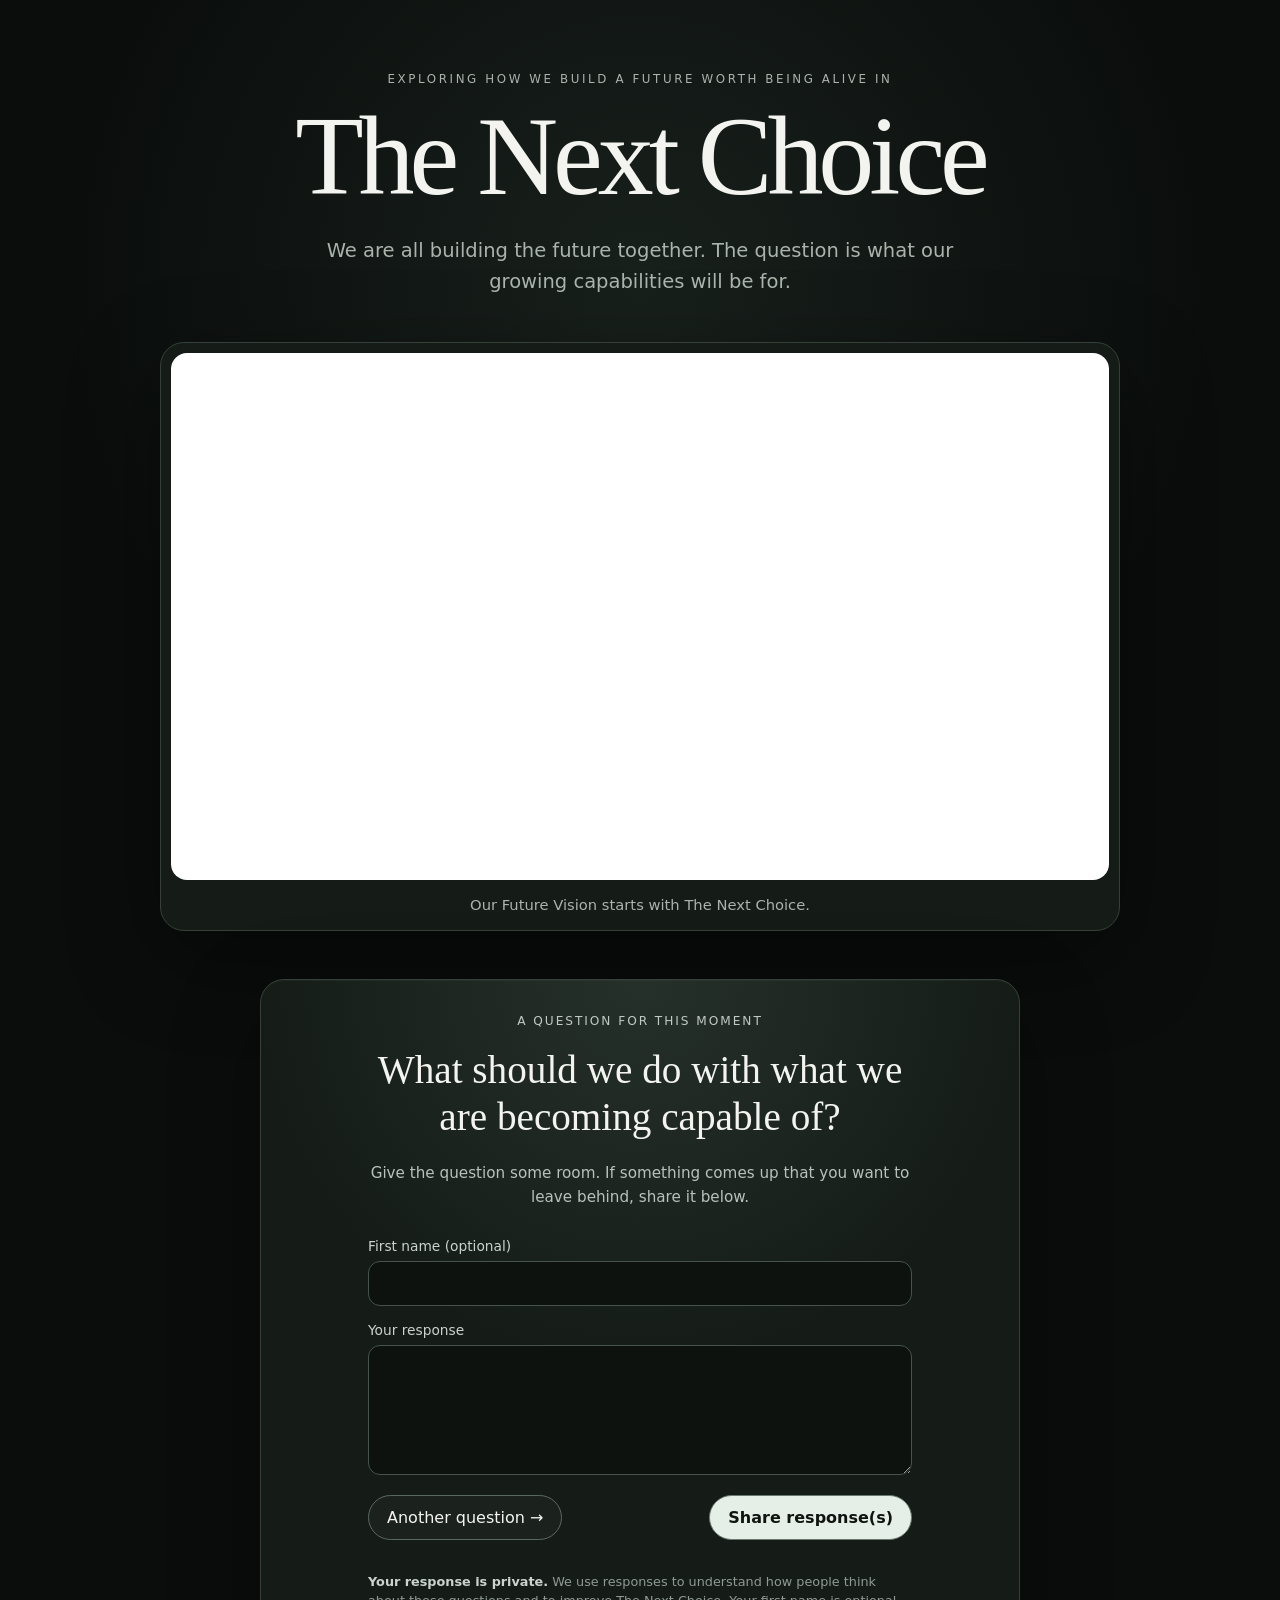
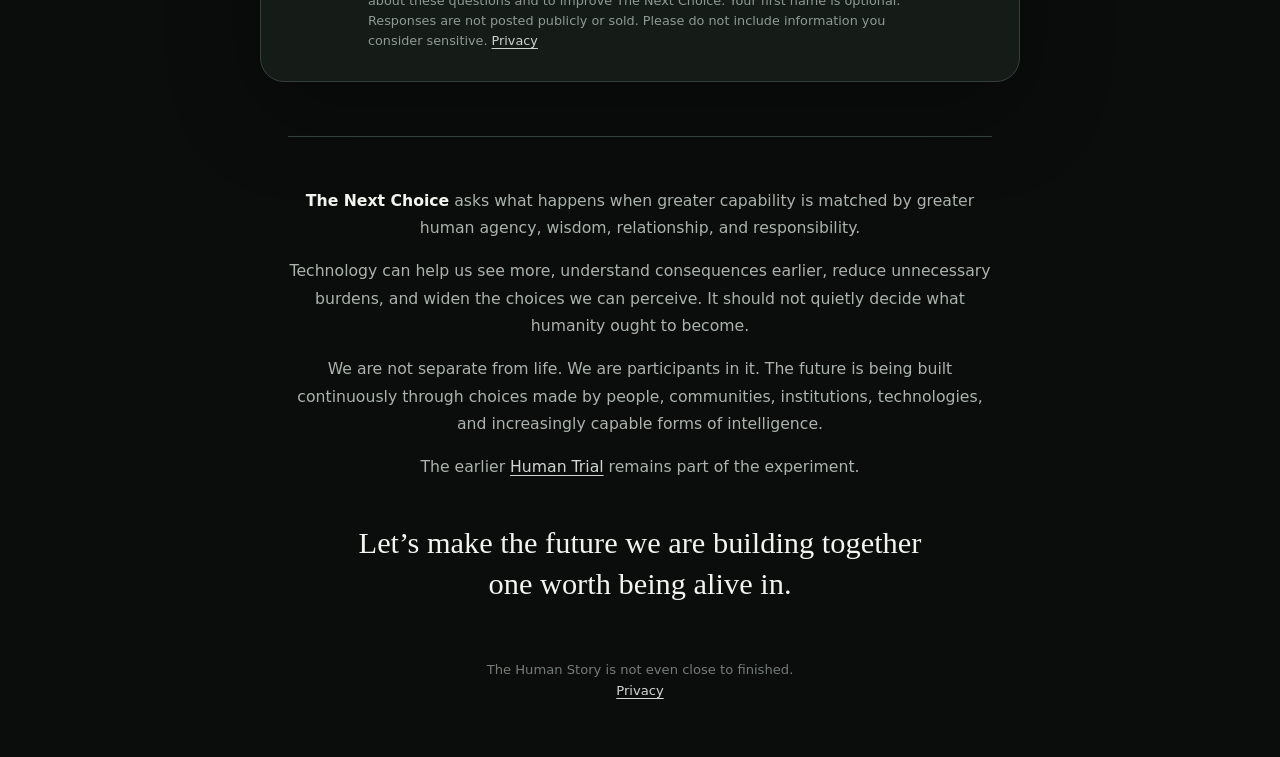
<file: index.html>
<!doctype html>
<html lang="en">
<head>
  <meta charset="utf-8" />
  <meta name="viewport" content="width=device-width, initial-scale=1" />
  <title>The Next Choice</title>
  <meta name="description" content="We are all building the future together. Our Future Vision starts with The Next Choice." />
  <meta property="og:title" content="The Next Choice" />
  <meta property="og:description" content="We are all building the future together. Our Future Vision starts with The Next Choice." />
  <meta property="og:type" content="website" />
  <style>
    :root{color-scheme:dark;--bg:#0a0d0c;--panel:#151c18;--text:#f3f4ef;--muted:#aab3ac;--line:#344039;--accent:#d9e7d8}
    *{box-sizing:border-box}body{margin:0;min-height:100vh;font-family:Inter,ui-sans-serif,system-ui,-apple-system,BlinkMacSystemFont,"Segoe UI",sans-serif;background:radial-gradient(circle at 50% 12%,rgba(111,150,126,.14),transparent 36rem),var(--bg);color:var(--text)}main{width:min(960px,calc(100% - 40px));margin:0 auto;padding:72px 0 56px;text-align:center}.eyebrow{margin:0 0 18px;font-size:.74rem;letter-spacing:.22em;text-transform:uppercase;color:var(--muted)}h1{margin:0;font-family:Georgia,"Times New Roman",serif;font-size:clamp(3.2rem,10vw,7rem);line-height:.94;font-weight:500;letter-spacing:-.045em}.tagline{margin:26px auto 0;max-width:42rem;color:var(--muted);font-size:clamp(1rem,2.5vw,1.22rem);line-height:1.6}.film{margin:44px auto 0;padding:10px;background:var(--panel);border:1px solid var(--line);border-radius:24px;box-shadow:0 28px 90px rgba(0,0,0,.36)}.video-wrap{position:relative;width:100%;aspect-ratio:16/9;overflow:hidden;border-radius:16px;background:#000}.video-wrap iframe{position:absolute;inset:0;width:100%;height:100%;border:0}.film-caption{margin:14px 10px 4px;color:var(--muted);font-size:.92rem;line-height:1.5}.experiment{margin:48px auto 0;max-width:760px;padding:34px 30px 30px;background:radial-gradient(circle at 50% 0%,rgba(161,196,173,.12),transparent 24rem),var(--panel);border:1px solid var(--line);border-radius:24px;box-shadow:0 28px 90px rgba(0,0,0,.30),inset 0 1px 0 rgba(255,255,255,.035)}.experiment-label{margin:0 0 18px;color:#c0cac3;font-size:.76rem;letter-spacing:.16em;text-transform:uppercase}.question{margin:0 auto;max-width:36rem;font-family:Georgia,"Times New Roman",serif;font-size:clamp(1.65rem,4vw,2.45rem);line-height:1.2;font-weight:400;transition:opacity .18s ease,transform .18s ease}.question.changing{opacity:0;transform:translateY(4px)}.prompt{margin:22px auto 0;max-width:34rem;color:#b8c2bb;font-size:.95rem;line-height:1.55}.response-form{margin:28px auto 0;max-width:34rem;text-align:left;display:grid;gap:16px}.response-form label{display:block;margin:0 0 7px;color:#cbd3ce;font-size:.86rem}.response-form input,.response-form textarea{width:100%;border:1px solid #46534c;background:#0d120f;color:var(--text);border-radius:12px;padding:12px 13px;font:inherit}.response-form textarea{min-height:130px;resize:vertical;line-height:1.5}.response-form input:focus,.response-form textarea:focus{outline:2px solid var(--accent);outline-offset:2px}.response-actions{display:flex;align-items:center;justify-content:space-between;gap:12px;flex-wrap:wrap}.next-question,.submit-response{appearance:none;border-radius:999px;padding:12px 18px;font:inherit;cursor:pointer;transition:transform .15s ease,background .15s ease}.next-question{border:1px solid #5a695f;background:rgba(255,255,255,.025);color:var(--text)}.next-question:hover{background:#1c2520;transform:translateY(-1px)}.next-question:focus-visible,.submit-response:focus-visible{outline:2px solid var(--accent);outline-offset:4px}.submit-response{border:1px solid #69796e;background:#e6eee8;color:#101411;font-weight:650}.submit-response:hover{transform:translateY(-1px)}.submit-response:disabled,.next-question:disabled{opacity:.6;cursor:wait}.status{flex-basis:100%;margin:2px 0 0;color:#b8c2bb;font-size:.9rem}.privacy-note{margin:2px 0 0;color:#8f9a93;font-size:.8rem;line-height:1.55}.privacy-note strong{color:#cbd3ce}.privacy-note a{color:#cbd3ce;text-underline-offset:3px}.honeypot{position:absolute!important;left:-10000px!important;width:1px!important;height:1px!important;overflow:hidden!important}.about{margin:54px auto 0;max-width:44rem;padding-top:34px;border-top:1px solid var(--line);color:var(--muted);font-size:.98rem;line-height:1.75}.about strong{color:var(--text);font-weight:560}.human-trial,.footer-link{color:#d1d8d3;text-decoration:underline;text-underline-offset:3px}.closing{margin:42px auto 0;max-width:38rem;font-family:Georgia,"Times New Roman",serif;font-size:clamp(1.35rem,3vw,1.9rem);line-height:1.35}footer{margin-top:54px;color:#747d77;font-size:.82rem;line-height:1.6}@media(max-width:620px){main{width:min(100% - 24px,960px);padding-top:44px}.film{padding:6px;border-radius:18px}.video-wrap{border-radius:12px}.experiment{padding:28px 20px 24px;border-radius:20px}.response-actions{gap:10px}.next-question,.submit-response{padding:11px 14px;font-size:.94rem}}@media(prefers-reduced-motion:reduce){*,*::before,*::after{scroll-behavior:auto!important;transition-duration:.01ms!important;animation-duration:.01ms!important;animation-iteration-count:1!important}.question.changing{opacity:1;transform:none}.next-question:hover,.submit-response:hover{transform:none}}
  </style>
</head>
<body>
  <main>
    <p class="eyebrow">Exploring how we build a future worth being alive in</p>
    <h1>The Next Choice</h1>
    <p class="tagline">We are all building the future together. The question is what our growing capabilities will be for.</p>

    <section class="film" aria-label="The Next Choice Future Vision film">
      <div class="video-wrap">
        <iframe src="https://www.youtube-nocookie.com/embed/6_gm7Z9iZI0?rel=0" title="The Next Choice — Future Vision" allow="accelerometer; autoplay; clipboard-write; encrypted-media; gyroscope; picture-in-picture; web-share" referrerpolicy="strict-origin-when-cross-origin" allowfullscreen></iframe>
      </div>
      <p class="film-caption">Our Future Vision starts with The Next Choice.</p>
    </section>

    <section class="experiment" aria-labelledby="current-question">
      <p class="experiment-label">A question for this moment</p>
      <h2 class="question" id="current-question">What should we do with what we are becoming capable of?</h2>
      <p class="prompt">Give the question some room. If something comes up that you want to leave behind, share it below.</p>

      <form class="response-form" id="response-form">
        <div id="name-field">
          <label for="first-name">First name (optional)</label>
          <input id="first-name" name="firstName" type="text" maxlength="80" autocomplete="given-name" />
        </div>
        <div>
          <label for="answer">Your response</label>
          <textarea id="answer" name="answer" maxlength="4000"></textarea>
        </div>
        <div class="honeypot" aria-hidden="true">
          <label for="website">Website</label>
          <input id="website" name="website" type="text" tabindex="-1" autocomplete="off" />
        </div>
        <div class="response-actions">
          <button class="next-question" id="next-question" type="button">Another question →</button>
          <button class="submit-response" id="submit-response" type="submit">Share response(s)</button>
          <p class="status" id="response-status" role="status" aria-live="polite"></p>
        </div>
        <p class="privacy-note"><strong>Your response is private.</strong> We use responses to understand how people think about these questions and to improve The Next Choice. Your first name is optional. Responses are not posted publicly or sold. Please do not include information you consider sensitive. <a href="privacy/">Privacy</a></p>
      </form>
    </section>

    <section class="about">
      <p><strong>The Next Choice</strong> asks what happens when greater capability is matched by greater human agency, wisdom, relationship, and responsibility.</p>
      <p>Technology can help us see more, understand consequences earlier, reduce unnecessary burdens, and widen the choices we can perceive. It should not quietly decide what humanity ought to become.</p>
      <p>We are not separate from life. We are participants in it. The future is being built continuously through choices made by people, communities, institutions, technologies, and increasingly capable forms of intelligence.</p>
      <p>The earlier <a class="human-trial" href="human-trial/">Human Trial</a> remains part of the experiment.</p>
    </section>

    <p class="closing">Let’s make the future we are building together one worth being alive in.</p>
    <footer>The Human Story is not even close to finished.<br><a class="footer-link" href="privacy/">Privacy</a></footer>
  </main>

  <script>
    const COLLECTOR_URL='https://script.google.com/macros/s/AKfycbzK2qrq7anACWLKgmGLr5OIS8hu36ok6Vk-PjqnaGOl58QLIKgN3LPsVbL7qspmhDk/exec';
    const STORAGE_KEY='tnc-response-session-v1';
    const questions=[
      'What should we do with what we are becoming capable of?',
      'What future is this choice helping create?',
      'What becomes possible when greater capability is matched by greater agency and wisdom?',
      'Who — or what — will live with the consequences of this choice?',
      'Are we building around life, or learning to belong within it?',
      'What is our next choice?'
    ];

    const questionEl=document.getElementById('current-question');
    const nextButton=document.getElementById('next-question');
    const form=document.getElementById('response-form');
    const submitButton=document.getElementById('submit-response');
    const statusEl=document.getElementById('response-status');
    const answerEl=document.getElementById('answer');
    const firstNameEl=document.getElementById('first-name');
    const nameField=document.getElementById('name-field');
    const websiteEl=document.getElementById('website');
    const reduceMotion=window.matchMedia('(prefers-reduced-motion: reduce)').matches;

    let questionIndex=0;
    let firstName='';
    let hasAdvanced=false;
    let submitted=false;
    const responses={};
    const responseOrder=[];

    function rememberName(){
      const value=firstNameEl.value.trim();
      if(value)firstName=value;
    }

    function rememberCurrentAnswer(){
      const answer=answerEl.value.trim();
      const key=String(questionIndex);
      if(answer){
        responses[key]=answer;
        if(!responseOrder.includes(key)&&responseOrder.length<5)responseOrder.push(key);
      }else if(Object.prototype.hasOwnProperty.call(responses,key)){
        delete responses[key];
        const orderIndex=responseOrder.indexOf(key);
        if(orderIndex>=0)responseOrder.splice(orderIndex,1);
      }
    }

    function persistSession(){
      if(submitted)return;
      try{
        sessionStorage.setItem(STORAGE_KEY,JSON.stringify({
          questionIndex,
          firstName,
          hasAdvanced,
          responses,
          responseOrder
        }));
      }catch(error){
        console.warn('Unable to preserve response session.',error);
      }
    }

    function restoreQuestion(index,{focus=false}={}){
      questionIndex=Math.max(0,Math.min(questions.length-1,Number(index)||0));
      questionEl.textContent=questions[questionIndex];
      firstNameEl.value=firstName;
      nameField.hidden=hasAdvanced;
      answerEl.value=responses[String(questionIndex)]||'';
      statusEl.textContent='';
      if(focus)answerEl.focus();
    }

    function loadSession(){
      try{
        const saved=JSON.parse(sessionStorage.getItem(STORAGE_KEY)||'null');
        if(!saved||typeof saved!=='object')return;
        questionIndex=Math.max(0,Math.min(questions.length-1,Number(saved.questionIndex)||0));
        firstName=typeof saved.firstName==='string'?saved.firstName:'';
        hasAdvanced=Boolean(saved.hasAdvanced);
        if(saved.responses&&typeof saved.responses==='object'){
          Object.entries(saved.responses).forEach(([key,value])=>{
            if(/^\d+$/.test(key)&&typeof value==='string'&&value.trim())responses[key]=value;
          });
        }
        if(Array.isArray(saved.responseOrder)){
          saved.responseOrder.forEach(key=>{
            const normalized=String(key);
            if(Object.prototype.hasOwnProperty.call(responses,normalized)&&!responseOrder.includes(normalized)&&responseOrder.length<5){
              responseOrder.push(normalized);
            }
          });
        }
      }catch(error){
        sessionStorage.removeItem(STORAGE_KEY);
      }
    }

    function showNextQuestion(){
      rememberName();
      rememberCurrentAnswer();
      hasAdvanced=true;
      questionIndex=(questionIndex+1)%questions.length;
      persistSession();
      history.pushState({tncQuestion:true,questionIndex},'',location.href);
      if(reduceMotion){
        restoreQuestion(questionIndex,{focus:true});
        return;
      }
      questionEl.classList.add('changing');
      window.setTimeout(()=>{
        restoreQuestion(questionIndex,{focus:true});
        questionEl.classList.remove('changing');
      },180);
    }

    loadSession();
    restoreQuestion(questionIndex);
    history.replaceState({tncQuestion:true,questionIndex},'',location.href);

    firstNameEl.addEventListener('input',()=>{
      firstName=firstNameEl.value.trim();
      persistSession();
    });

    answerEl.addEventListener('input',()=>{
      rememberCurrentAnswer();
      persistSession();
    });

    window.addEventListener('popstate',event=>{
      if(!event.state||event.state.tncQuestion!==true)return;
      rememberName();
      rememberCurrentAnswer();
      persistSession();
      restoreQuestion(event.state.questionIndex,{focus:true});
      persistSession();
    });

    window.addEventListener('pagehide',()=>{
      rememberName();
      rememberCurrentAnswer();
      persistSession();
    });

    nextButton.addEventListener('click',showNextQuestion);

    form.addEventListener('submit',async(event)=>{
      event.preventDefault();
      rememberName();
      rememberCurrentAnswer();
      persistSession();

      const orderedKeys=responseOrder.filter(key=>responses[key]).slice(0,5);
      if(!orderedKeys.length){
        statusEl.textContent='Write a response first, or choose another question.';
        answerEl.focus();
        return;
      }

      submitButton.disabled=true;
      nextButton.disabled=true;
      statusEl.textContent='Sharing…';

      const payload={
        firstName,
        questions:orderedKeys.map(key=>questions[Number(key)]),
        answers:orderedKeys.map(key=>responses[key]),
        website:websiteEl.value
      };

      try{
        const response=await fetch(COLLECTOR_URL,{
          method:'POST',
          headers:{'Content-Type':'text/plain;charset=utf-8'},
          body:JSON.stringify(payload)
        });
        const result=await response.json();
        if(!result.ok)throw new Error(result.error||'Unable to save response.');
        submitted=true;
        sessionStorage.removeItem(STORAGE_KEY);
        answerEl.value='';
        submitButton.textContent='Shared';
        statusEl.textContent=orderedKeys.length===1
          ? 'Thank you. Your response was shared.'
          : 'Thank you. Your responses were shared.';
      }catch(error){
        console.error(error);
        statusEl.textContent='We could not save that response. Please try again.';
      }finally{
        if(!submitted){
          submitButton.disabled=false;
          nextButton.disabled=false;
        }
      }
    });
  </script>
</body>
</html>
</file>
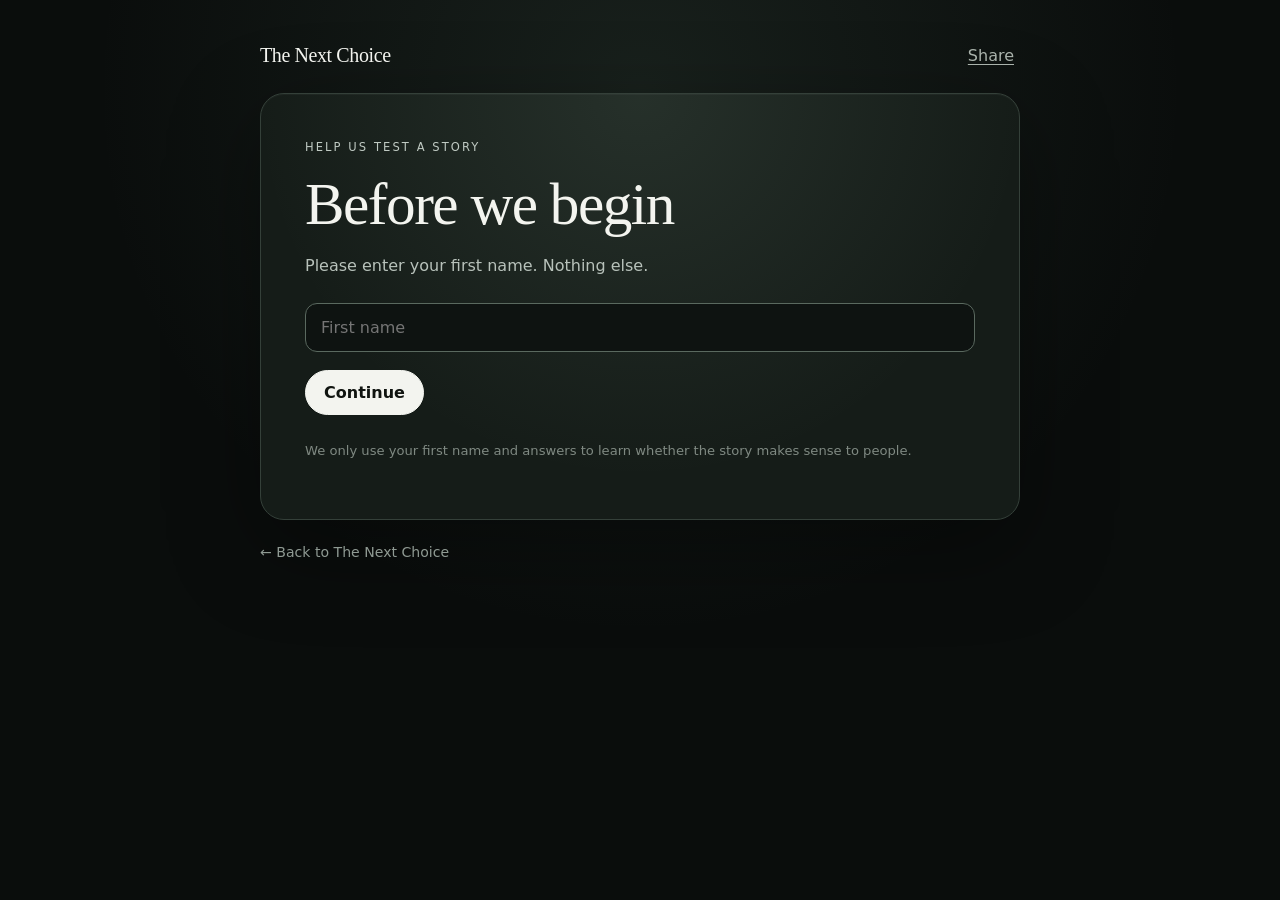
<file: human-trial/index.html>
<!doctype html>
<html lang="en">
<head>
  <meta charset="utf-8" />
  <meta name="viewport" content="width=device-width, initial-scale=1" />
  <meta name="robots" content="noindex,nofollow,noarchive,nosnippet" />
  <title>Human Trial — The Next Choice</title>
  <meta name="description" content="Listen to a short story from The Next Choice and tell us what you heard." />
  <style>
    :root{color-scheme:dark;--bg:#0a0d0c;--panel:#151c18;--text:#f3f4ef;--muted:#aab3ac;--line:#344039;--accent:#d9e7d8;--danger:#ffb4ab}
    *{box-sizing:border-box}
    body{margin:0;min-height:100vh;font-family:Inter,ui-sans-serif,system-ui,-apple-system,BlinkMacSystemFont,"Segoe UI",sans-serif;background:radial-gradient(circle at 50% 10%,rgba(111,150,126,.14),transparent 34rem),var(--bg);color:var(--text)}
    main{width:min(760px,calc(100% - 40px));margin:0 auto;padding:44px 0 64px}
    .top{display:flex;align-items:center;gap:14px;margin-bottom:26px}
    .brand{font-family:Georgia,"Times New Roman",serif;font-size:1.25rem;letter-spacing:-.02em}
    .spacer{flex:1}.share{appearance:none;border:0;background:none;color:var(--muted);font:inherit;text-decoration:underline;text-underline-offset:3px;cursor:pointer}.status{font-size:.8rem;color:var(--muted)}
    .card{padding:clamp(26px,5vw,44px);background:radial-gradient(circle at 50% 0%,rgba(161,196,173,.12),transparent 24rem),var(--panel);border:1px solid var(--line);border-radius:24px;box-shadow:0 28px 90px rgba(0,0,0,.36),inset 0 1px 0 rgba(255,255,255,.035)}
    .eyebrow,.muted{color:#c0cac3}.eyebrow{margin:0 0 16px;font-size:.72rem;letter-spacing:.18em;text-transform:uppercase}.step{display:none}.step.active{display:block}
    h1,h2{font-family:Georgia,"Times New Roman",serif;font-weight:400;letter-spacing:-.025em}h1{font-size:clamp(2.15rem,7vw,3.7rem);line-height:1.02;margin:0 0 18px}h2{font-size:clamp(1.65rem,5vw,2.35rem);line-height:1.15;margin:0 0 18px}
    p{color:#b8c2bb;line-height:1.7}strong{color:var(--text)}
    .input,.answer{width:100%;margin-top:8px;padding:14px 15px;border:1px solid #5a695f;border-radius:12px;background:#0e1311;color:var(--text);font:inherit;outline:none}.input:focus,.answer:focus{border-color:var(--accent);box-shadow:0 0 0 3px rgba(217,231,216,.09)}.answer{min-height:145px;resize:vertical}
    .btn{display:inline-block;margin-top:18px;appearance:none;border:1px solid #5a695f;border-radius:999px;padding:12px 18px;font:inherit;font-weight:650;cursor:pointer;text-decoration:none;transition:transform .15s ease,background .15s ease}.btn:hover{transform:translateY(-1px)}.btn:focus-visible,.share:focus-visible{outline:2px solid var(--accent);outline-offset:4px}.primary{background:var(--text);color:#101410;border-color:var(--text)}.secondary{background:rgba(255,255,255,.025);color:var(--text);margin-right:8px}.secondary:hover{background:#1c2520}
    .audio{width:100%;margin:20px 0 6px;accent-color:#d9e7d8}.updated{margin:0 0 8px;color:#8f9a93;font-size:.8rem;line-height:1.4}.error{display:none;color:var(--danger);margin-top:9px}.progress{height:5px;background:#26302b;border-radius:999px;overflow:hidden;margin:4px 0 30px}.progress span{display:block;height:100%;width:20%;background:var(--accent);transition:width .2s ease}.fine{margin-top:26px;font-size:.82rem;color:#7f8982;line-height:1.55}.back{display:inline-block;margin-top:24px;color:#8f9a93;text-decoration:none;font-size:.88rem}.back:hover{color:var(--text)}
    @media(max-width:520px){main{width:min(100% - 26px,760px);padding-top:30px}.card{border-radius:20px;padding:28px 20px}.top{margin-bottom:18px}}
  </style>
</head>
<body>
<main>
  <div class="top"><div class="brand">The Next Choice</div><div class="spacer"></div><span id="shareStatus" class="status"></span><button class="share" type="button" onclick="shareTrial()">Share</button></div>
  <div class="card">
    <section id="nameStep" class="step active">
      <p class="eyebrow">Help us test a story</p>
      <h1>Before we begin</h1>
      <p>Please enter your first name. Nothing else.</p>
      <input id="firstName" class="input" type="text" autocomplete="given-name" maxlength="40" placeholder="First name" aria-label="First name" />
      <div id="nameError" class="error">Please enter your first name.</div>
      <button class="btn primary" type="button" onclick="startTrial()">Continue</button>
      <p class="fine">We only use your first name and answers to learn whether the story makes sense to people.</p>
    </section>

    <section id="listenStep" class="step">
      <p class="eyebrow">Listen first</p>
      <h1 id="hello">Thanks.</h1>
      <p>You’re helping us find out whether this story makes sense without anyone explaining it first.</p>
      <p><strong>Listen all the way through without skipping ahead.</strong> You do not need to remember everything, and there are no right or wrong answers.</p>
      <p>When it ends, you can listen <strong>one more time</strong> if you want. Then we’ll ask you <strong>five short questions</strong>.</p>
      <p><strong>Ready? Press Play.</strong></p>
      <audio id="storyAudio" class="audio" controls preload="metadata"><source src="audio/the-next-choice-future-vision-v3-master.mp3" type="audio/mpeg" /></audio>
      <p class="updated">Latest story update: August 10, 2026 at 11:01 AM ET</p>
      <div id="audioError" class="error">The audio could not be loaded. Please refresh and try again.</div>
      <div id="afterListen" style="display:none">
        <h2>Want to hear it once more?</h2>
        <p>You can replay the story one time, or continue to the questions.</p>
        <button id="replayBtn" class="btn secondary" type="button" onclick="replayOnce()">Replay once</button>
        <button class="btn primary" type="button" onclick="beginQuestions()">Continue to the questions</button>
      </div>
    </section>

    <form id="trialForm" class="step" action="https://formsubmit.co/gadjetfreekdriver@gmail.com" method="POST">
      <input type="hidden" name="_subject" value="The Next Choice - Human Trial" />
      <input type="hidden" name="_captcha" value="false" />
      <input type="hidden" name="_template" value="table" />
      <input type="hidden" name="_next" value="https://gadjetfreek.github.io/THENEXTCHOICE-SITE/human-trial/thanks/" />
      <input type="hidden" name="first_name" id="submittedName" />
      <input type="hidden" name="listens" id="listenCount" value="1" />
      <div class="progress" aria-hidden="true"><span id="trialProgress"></span></div>

      <section class="q step active" data-q="1"><p class="muted">Question 1 of 5</p><h2 id="q1label">What happened in the story?</h2><textarea class="answer" name="q1_story" aria-labelledby="q1label" required></textarea><button type="button" class="btn primary" onclick="nextQ(1)">Continue</button></section>
      <section class="q step" data-q="2"><p class="muted">Question 2 of 5</p><h2 id="q2label">How did technology help people?</h2><textarea class="answer" name="q2_technology" aria-labelledby="q2label" required></textarea><button type="button" class="btn primary" onclick="nextQ(2)">Continue</button></section>
      <section class="q step" data-q="3"><p class="muted">Question 3 of 5</p><h2 id="q3label">What changed when technology started giving people some of their time back?</h2><textarea class="answer" name="q3_change" aria-labelledby="q3label" required></textarea><button type="button" class="btn primary" onclick="nextQ(3)">Continue</button></section>
      <section class="q step" data-q="4"><p class="muted">Question 4 of 5</p><h2 id="q4label">What was different about the future in the story?</h2><textarea class="answer" name="q4_future" aria-labelledby="q4label" required></textarea><button type="button" class="btn primary" onclick="nextQ(4)">Continue</button></section>
      <section class="q step" data-q="5"><p class="muted">Question 5 of 5</p><h2 id="q5label">What do you think “The Next Choice” means?</h2><textarea class="answer" name="q5_next_choice" aria-labelledby="q5label" required></textarea><button type="submit" class="btn primary">Submit answers</button></section>
    </form>
  </div>
  <a class="back" href="../">← Back to The Next Choice</a>
</main>
<script>
let listens=0,replayUsed=false;const audio=document.getElementById('storyAudio');
function show(id){document.querySelectorAll('.card>.step').forEach(x=>x.classList.remove('active'));document.getElementById(id).classList.add('active')}
function startTrial(){const n=document.getElementById('firstName').value.trim();if(!n){document.getElementById('nameError').style.display='block';document.getElementById('firstName').focus();return}document.getElementById('nameError').style.display='none';document.getElementById('hello').textContent='Thanks, '+n+'.';document.getElementById('submittedName').value=n;show('listenStep');audio.load()}
audio.addEventListener('error',()=>document.getElementById('audioError').style.display='block');audio.addEventListener('canplay',()=>document.getElementById('audioError').style.display='none');audio.addEventListener('ended',()=>{listens++;document.getElementById('listenCount').value=listens;document.getElementById('afterListen').style.display='block';if(replayUsed)document.getElementById('replayBtn').style.display='none'});
function replayOnce(){if(replayUsed)return;replayUsed=true;document.getElementById('afterListen').style.display='none';audio.currentTime=0;audio.play()}
function beginQuestions(){audio.pause();show('trialForm');setProgress(1)}
function setProgress(q){document.getElementById('trialProgress').style.width=(q/5*100)+'%'}
function nextQ(q){const cur=document.querySelector('.q[data-q="'+q+'"]'),a=cur.querySelector('textarea');if(!a.value.trim()){a.focus();return}cur.classList.remove('active');const next=document.querySelector('.q[data-q="'+(q+1)+'"]');if(next){next.classList.add('active');setProgress(q+1);next.querySelector('textarea').focus()}}
async function shareTrial(){const data={title:'The Next Choice',text:'Would you listen to this story and answer five short questions?',url:location.href};try{if(navigator.share){await navigator.share(data)}else{await navigator.clipboard.writeText(location.href);const s=document.getElementById('shareStatus');s.textContent='Link copied';setTimeout(()=>s.textContent='',1600)}}catch(e){}}
</script>
</body>
</html>
</file>
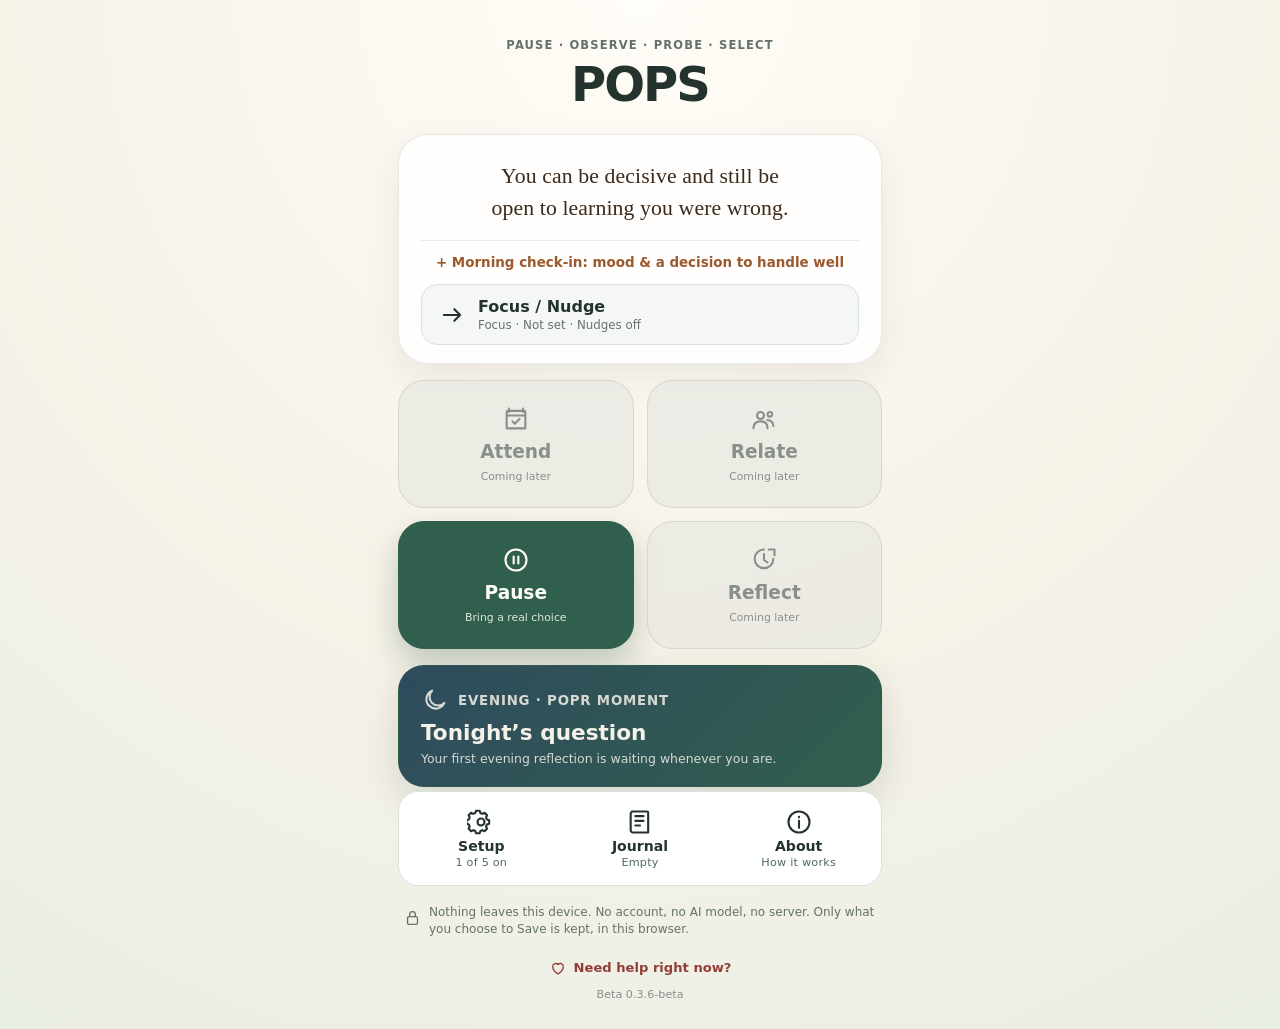
<file: pops/index.html>
<!doctype html>
<html lang="en">
  <head>
    <meta charset="UTF-8" />
    <meta name="viewport" content="width=device-width, initial-scale=1, viewport-fit=cover" />
    <meta name="theme-color" content="#f7f2e8" media="(prefers-color-scheme: light)" />
    <meta name="theme-color" content="#141a17" media="(prefers-color-scheme: dark)" />
    <meta name="apple-mobile-web-app-capable" content="yes" />
    <meta name="mobile-web-app-capable" content="yes" />
    <meta name="apple-mobile-web-app-title" content="POPS" />
    <meta name="apple-mobile-web-app-status-bar-style" content="default" />
    <meta http-equiv="Content-Security-Policy" content="default-src 'self'; script-src 'self'; style-src 'self' 'unsafe-inline'; img-src 'self' data: blob:; connect-src 'self'; manifest-src 'self'; worker-src 'self'; base-uri 'self'; form-action 'none'" />
    <meta name="description" content="POPS — a private, guided pause for choices that matter." />
    <link rel="manifest" href="manifest.webmanifest" />
    <link rel="icon" href="icons/pops-icon.svg" type="image/svg+xml" />
    <link rel="apple-touch-icon" href="icons/apple-touch-icon.png" />
    <link rel="icon" href="icons/pops-192.png" sizes="192x192" type="image/png" />
    <link rel="stylesheet" href="styles.css" />
    <title>POPS</title>
  </head>
  <body>
    <main id="app" class="app-shell" aria-live="polite"></main>
    <div id="toast" class="toast" role="status" aria-live="polite"></div>
    <noscript>POPS needs JavaScript enabled to run locally in this browser.</noscript>
    <script type="module" src="app.mjs"></script>
  </body>
</html>
</file>
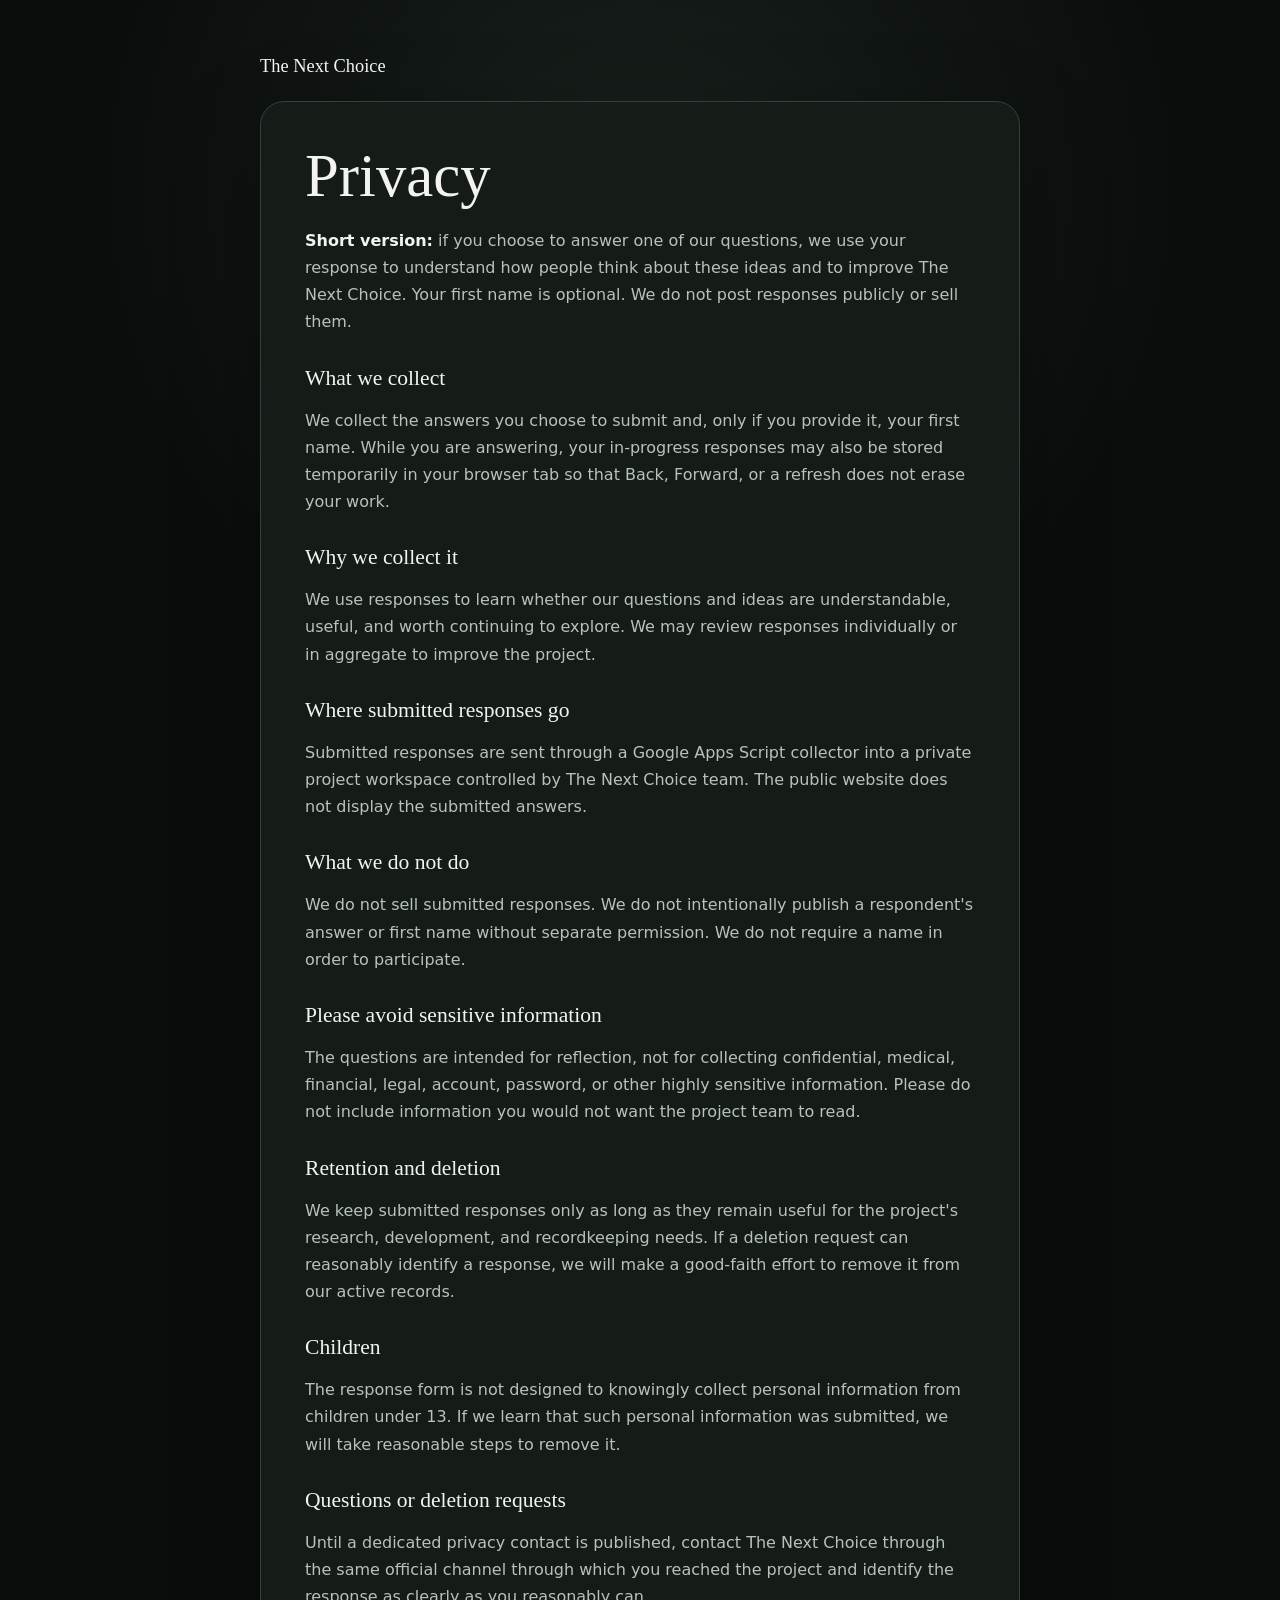
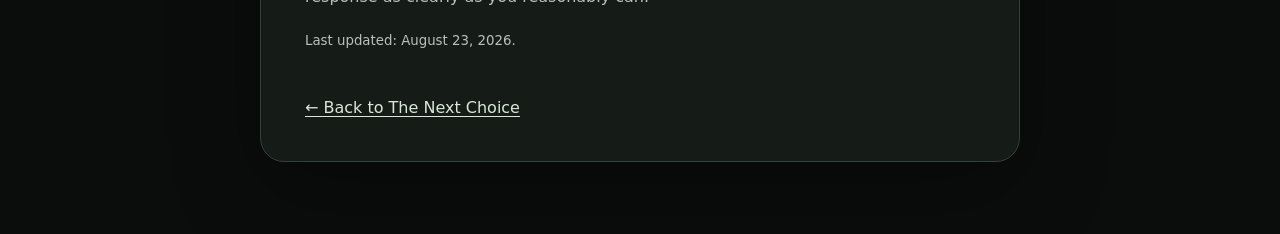
<file: privacy/index.html>
<!doctype html>
<html lang="en">
<head>
  <meta charset="utf-8" />
  <meta name="viewport" content="width=device-width, initial-scale=1" />
  <title>Privacy — The Next Choice</title>
  <meta name="description" content="Plain-language privacy information for The Next Choice." />
  <style>
    :root{color-scheme:dark;--bg:#0a0d0c;--panel:#151c18;--text:#f3f4ef;--muted:#aab3ac;--line:#344039;--accent:#d9e7d8}
    *{box-sizing:border-box}body{margin:0;min-height:100vh;font-family:Inter,ui-sans-serif,system-ui,-apple-system,BlinkMacSystemFont,"Segoe UI",sans-serif;background:radial-gradient(circle at 50% 10%,rgba(111,150,126,.14),transparent 34rem),var(--bg);color:var(--text)}main{width:min(760px,calc(100% - 40px));margin:0 auto;padding:56px 0 72px}.brand{font-family:Georgia,"Times New Roman",serif;font-size:1.15rem;color:var(--text);text-decoration:none}.card{margin-top:24px;padding:clamp(26px,5vw,44px);background:var(--panel);border:1px solid var(--line);border-radius:24px;box-shadow:0 28px 90px rgba(0,0,0,.28)}h1,h2{font-family:Georgia,"Times New Roman",serif;font-weight:400}h1{font-size:clamp(2.3rem,7vw,3.8rem);line-height:1;margin:0 0 20px}h2{font-size:1.35rem;margin:30px 0 8px}p,li{color:#b8c2bb;line-height:1.7}strong{color:var(--text)}a{color:var(--accent);text-underline-offset:3px}.back{display:inline-block;margin-top:28px}@media(max-width:520px){main{width:min(100% - 26px,760px);padding-top:32px}.card{padding:28px 20px;border-radius:20px}}
  </style>
</head>
<body>
  <main>
    <a class="brand" href="../">The Next Choice</a>
    <article class="card">
      <h1>Privacy</h1>
      <p><strong>Short version:</strong> if you choose to answer one of our questions, we use your response to understand how people think about these ideas and to improve The Next Choice. Your first name is optional. We do not post responses publicly or sell them.</p>

      <h2>What we collect</h2>
      <p>We collect the answers you choose to submit and, only if you provide it, your first name. While you are answering, your in-progress responses may also be stored temporarily in your browser tab so that Back, Forward, or a refresh does not erase your work.</p>

      <h2>Why we collect it</h2>
      <p>We use responses to learn whether our questions and ideas are understandable, useful, and worth continuing to explore. We may review responses individually or in aggregate to improve the project.</p>

      <h2>Where submitted responses go</h2>
      <p>Submitted responses are sent through a Google Apps Script collector into a private project workspace controlled by The Next Choice team. The public website does not display the submitted answers.</p>

      <h2>What we do not do</h2>
      <p>We do not sell submitted responses. We do not intentionally publish a respondent's answer or first name without separate permission. We do not require a name in order to participate.</p>

      <h2>Please avoid sensitive information</h2>
      <p>The questions are intended for reflection, not for collecting confidential, medical, financial, legal, account, password, or other highly sensitive information. Please do not include information you would not want the project team to read.</p>

      <h2>Retention and deletion</h2>
      <p>We keep submitted responses only as long as they remain useful for the project's research, development, and recordkeeping needs. If a deletion request can reasonably identify a response, we will make a good-faith effort to remove it from our active records.</p>

      <h2>Children</h2>
      <p>The response form is not designed to knowingly collect personal information from children under 13. If we learn that such personal information was submitted, we will take reasonable steps to remove it.</p>

      <h2>Questions or deletion requests</h2>
      <p>Until a dedicated privacy contact is published, contact The Next Choice through the same official channel through which you reached the project and identify the response as clearly as you reasonably can.</p>

      <p><small>Last updated: August 23, 2026.</small></p>
      <a class="back" href="../">← Back to The Next Choice</a>
    </article>
  </main>
</body>
</html>
</file>
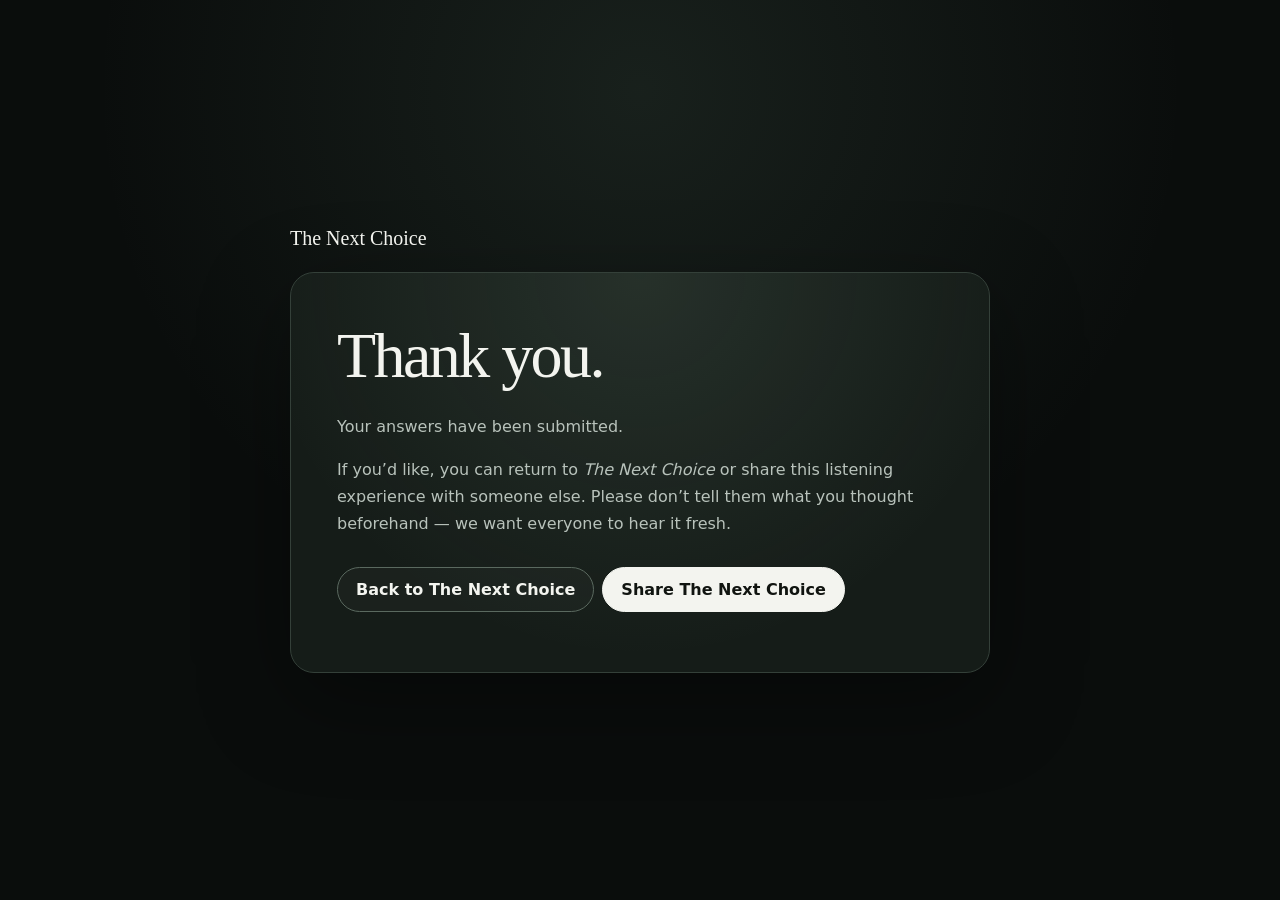
<file: human-trial/thanks/index.html>
<!doctype html>
<html lang="en">
<head>
<meta charset="utf-8" />
<meta name="viewport" content="width=device-width, initial-scale=1" />
<meta name="robots" content="noindex,nofollow,noarchive,nosnippet" />
<title>Thank You — The Next Choice</title>
<style>
:root{color-scheme:dark;--bg:#0a0d0c;--panel:#151c18;--text:#f3f4ef;--muted:#aab3ac;--line:#344039}
*{box-sizing:border-box}body{margin:0;min-height:100vh;font-family:Inter,ui-sans-serif,system-ui,-apple-system,BlinkMacSystemFont,"Segoe UI",sans-serif;background:radial-gradient(circle at 50% 10%,rgba(111,150,126,.14),transparent 34rem),var(--bg);color:var(--text);display:grid;place-items:center}main{width:min(700px,calc(100% - 32px));padding:44px 0}.brand{font-family:Georgia,"Times New Roman",serif;font-size:1.25rem;margin-bottom:22px}.card{padding:clamp(28px,6vw,46px);background:radial-gradient(circle at 50% 0%,rgba(161,196,173,.12),transparent 24rem),var(--panel);border:1px solid var(--line);border-radius:24px;box-shadow:0 28px 90px rgba(0,0,0,.36)}h1{font-family:Georgia,"Times New Roman",serif;font-size:clamp(2.4rem,8vw,4rem);font-weight:400;letter-spacing:-.04em;margin:0 0 20px}p{color:#b8c2bb;line-height:1.7}.btn{display:inline-block;margin:14px 8px 0 0;border:1px solid #5a695f;border-radius:999px;padding:12px 18px;font:inherit;font-weight:650;cursor:pointer;text-decoration:none}.primary{background:var(--text);color:#101410;border-color:var(--text)}.secondary{background:rgba(255,255,255,.025);color:var(--text)}.status{margin-top:14px;color:var(--muted);font-size:.85rem}@media(max-width:520px){.card{padding:28px 20px;border-radius:20px}}
</style>
</head>
<body><main><div class="brand">The Next Choice</div><div class="card"><h1>Thank you.</h1><p>Your answers have been submitted.</p><p>If you’d like, you can return to <em>The Next Choice</em> or share this listening experience with someone else. Please don’t tell them what you thought beforehand — we want everyone to hear it fresh.</p><a class="btn secondary" href="../../">Back to The Next Choice</a><button class="btn primary" type="button" onclick="shareTrial()">Share The Next Choice</button><div id="status" class="status"></div></div></main><script>async function shareTrial(){const url=new URL('../',location.href).href;const data={title:'The Next Choice',text:'Would you listen to this story and answer five short questions?',url};try{if(navigator.share){await navigator.share(data)}else{await navigator.clipboard.writeText(url);document.getElementById('status').textContent='Link copied.'}}catch(e){}}</script></body></html>
</file>
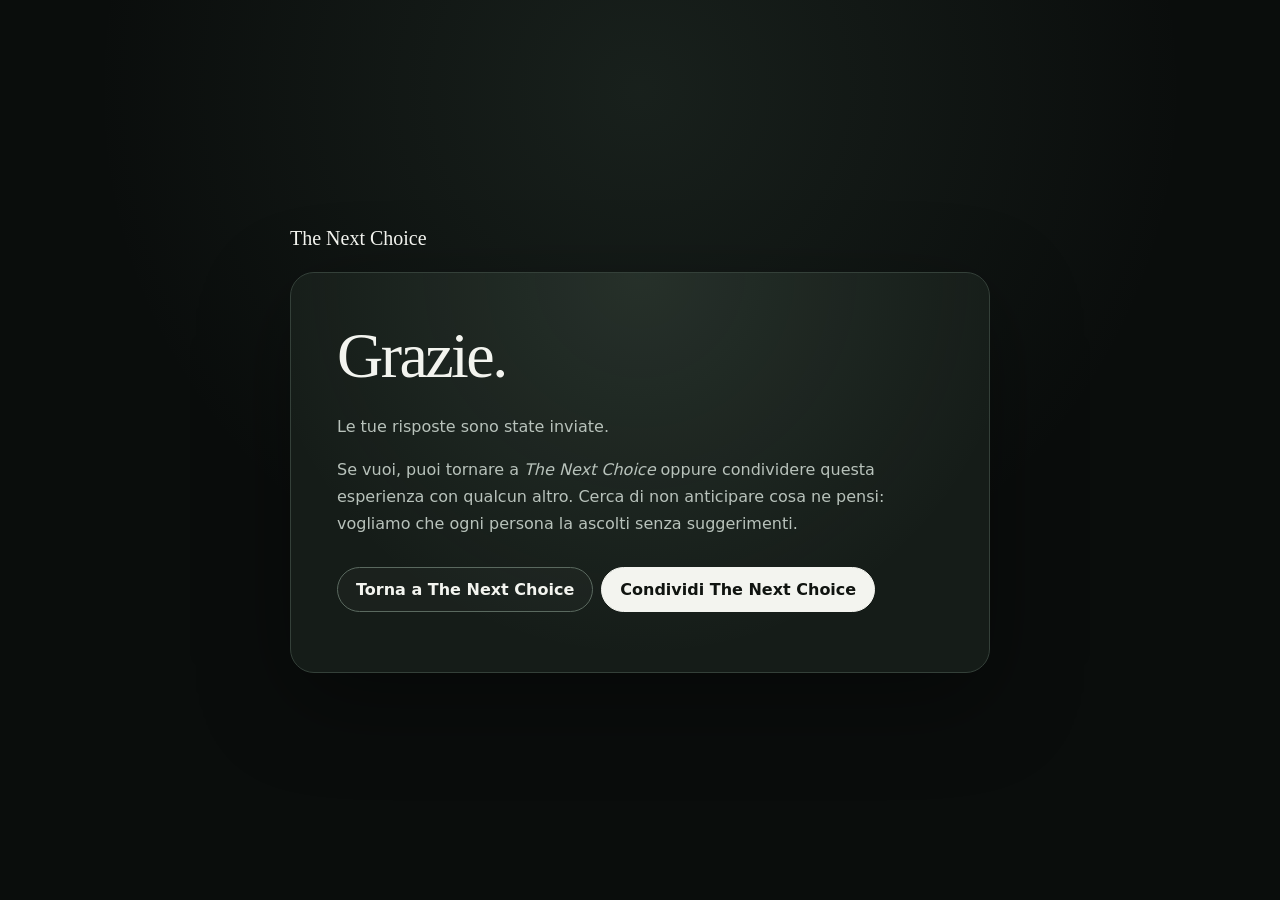
<file: human-trial/it/thanks/index.html>
<!doctype html>
<html lang="it">
<head><meta charset="utf-8" /><meta name="viewport" content="width=device-width, initial-scale=1" /><meta name="robots" content="noindex,nofollow,noarchive,nosnippet" /><title>Grazie — The Next Choice</title><style>:root{color-scheme:dark;--bg:#0a0d0c;--panel:#151c18;--text:#f3f4ef;--muted:#aab3ac;--line:#344039}*{box-sizing:border-box}body{margin:0;min-height:100vh;font-family:Inter,ui-sans-serif,system-ui,-apple-system,BlinkMacSystemFont,"Segoe UI",sans-serif;background:radial-gradient(circle at 50% 10%,rgba(111,150,126,.14),transparent 34rem),var(--bg);color:var(--text);display:grid;place-items:center}main{width:min(700px,calc(100% - 32px));padding:44px 0}.brand{font-family:Georgia,"Times New Roman",serif;font-size:1.25rem;margin-bottom:22px}.card{padding:clamp(28px,6vw,46px);background:radial-gradient(circle at 50% 0%,rgba(161,196,173,.12),transparent 24rem),var(--panel);border:1px solid var(--line);border-radius:24px;box-shadow:0 28px 90px rgba(0,0,0,.36)}h1{font-family:Georgia,"Times New Roman",serif;font-size:clamp(2.4rem,8vw,4rem);font-weight:400;letter-spacing:-.04em;margin:0 0 20px}p{color:#b8c2bb;line-height:1.7}.btn{display:inline-block;margin:14px 8px 0 0;border:1px solid #5a695f;border-radius:999px;padding:12px 18px;font:inherit;font-weight:650;cursor:pointer;text-decoration:none}.primary{background:var(--text);color:#101410;border-color:var(--text)}.secondary{background:rgba(255,255,255,.025);color:var(--text)}.status{margin-top:14px;color:var(--muted);font-size:.85rem}@media(max-width:520px){.card{padding:28px 20px;border-radius:20px}}</style></head>
<body><main><div class="brand">The Next Choice</div><div class="card"><h1>Grazie.</h1><p>Le tue risposte sono state inviate.</p><p>Se vuoi, puoi tornare a <em>The Next Choice</em> oppure condividere questa esperienza con qualcun altro. Cerca di non anticipare cosa ne pensi: vogliamo che ogni persona la ascolti senza suggerimenti.</p><a class="btn secondary" href="../../../it/">Torna a The Next Choice</a><button class="btn primary" type="button" onclick="shareTrial()">Condividi The Next Choice</button><div id="status" class="status"></div></div></main><script>async function shareTrial(){const url=new URL('../',location.href).href;const data={title:'The Next Choice',text:'Vuoi ascoltare questa storia e rispondere a cinque brevi domande?',url};try{if(navigator.share){await navigator.share(data)}else{await navigator.clipboard.writeText(url);document.getElementById('status').textContent='Link copiato.'}}catch(e){}}</script></body></html>
</file>
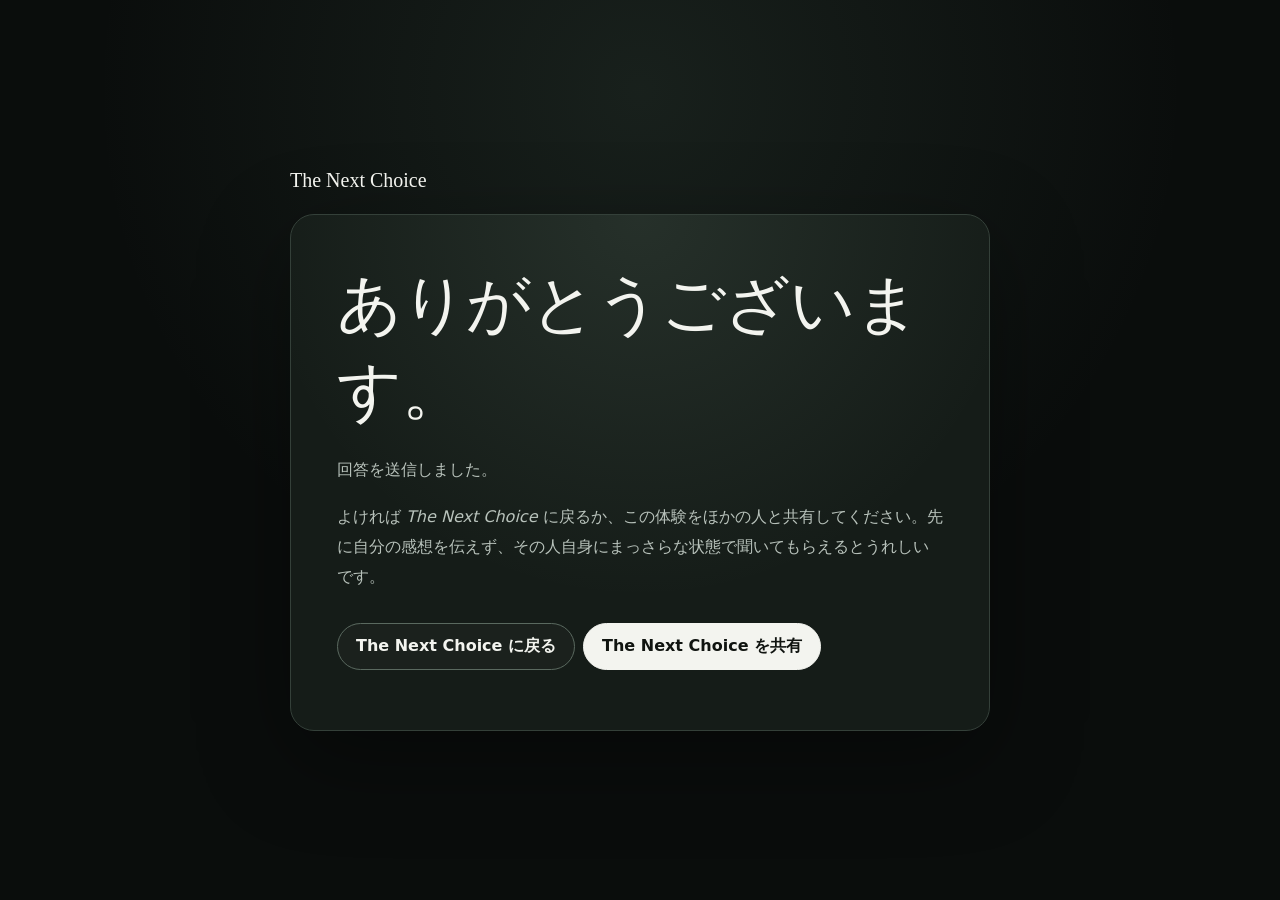
<file: human-trial/ja/thanks/index.html>
<!doctype html>
<html lang="ja">
<head><meta charset="utf-8" /><meta name="viewport" content="width=device-width, initial-scale=1" /><meta name="robots" content="noindex,nofollow,noarchive,nosnippet" /><title>ありがとうございます — The Next Choice</title><style>:root{color-scheme:dark;--bg:#0a0d0c;--panel:#151c18;--text:#f3f4ef;--muted:#aab3ac;--line:#344039}*{box-sizing:border-box}body{margin:0;min-height:100vh;font-family:Inter,"Hiragino Kaku Gothic ProN","Yu Gothic",Meiryo,system-ui,sans-serif;background:radial-gradient(circle at 50% 10%,rgba(111,150,126,.14),transparent 34rem),var(--bg);color:var(--text);display:grid;place-items:center}main{width:min(700px,calc(100% - 32px));padding:44px 0}.brand{font-family:Georgia,"Times New Roman",serif;font-size:1.25rem;margin-bottom:22px}.card{padding:clamp(28px,6vw,46px);background:radial-gradient(circle at 50% 0%,rgba(161,196,173,.12),transparent 24rem),var(--panel);border:1px solid var(--line);border-radius:24px;box-shadow:0 28px 90px rgba(0,0,0,.36)}h1{font-family:Georgia,"Yu Mincho","Hiragino Mincho ProN",serif;font-size:clamp(2.4rem,8vw,4rem);font-weight:400;letter-spacing:-.02em;margin:0 0 20px}p{color:#b8c2bb;line-height:1.9}.btn{display:inline-block;margin:14px 8px 0 0;border:1px solid #5a695f;border-radius:999px;padding:12px 18px;font:inherit;font-weight:650;cursor:pointer;text-decoration:none}.primary{background:var(--text);color:#101410;border-color:var(--text)}.secondary{background:rgba(255,255,255,.025);color:var(--text)}.status{margin-top:14px;color:var(--muted);font-size:.85rem}@media(max-width:520px){.card{padding:28px 20px;border-radius:20px}}</style></head>
<body><main><div class="brand">The Next Choice</div><div class="card"><h1>ありがとうございます。</h1><p>回答を送信しました。</p><p>よければ <em>The Next Choice</em> に戻るか、この体験をほかの人と共有してください。先に自分の感想を伝えず、その人自身にまっさらな状態で聞いてもらえるとうれしいです。</p><a class="btn secondary" href="../../../ja/">The Next Choice に戻る</a><button class="btn primary" type="button" onclick="shareTrial()">The Next Choice を共有</button><div id="status" class="status"></div></div></main><script>async function shareTrial(){const url=new URL('../',location.href).href;const data={title:'The Next Choice',text:'このストーリーを聞いて、5つの短い質問に答えてみませんか？',url};try{if(navigator.share){await navigator.share(data)}else{await navigator.clipboard.writeText(url);document.getElementById('status').textContent='リンクをコピーしました。'}}catch(e){}}</script></body></html>
</file>
<file: pops/styles.css>
:root { color-scheme: light; font-family: ui-rounded, "SF Pro Rounded", "Avenir Next", system-ui, sans-serif; color: #24332e; background: #f7f2e8; font-synthesis: none; }
* { box-sizing: border-box; }
body { margin: 0; min-height: 100dvh; background: radial-gradient(circle at top, #fffdf7 0, #f7f2e8 52%, #e9eee5 100%); }
button, input, textarea { font: inherit; }
button { color: inherit; cursor: pointer; }
button:focus-visible, input:focus-visible, textarea:focus-visible { outline: 3px solid #bc6c3f; outline-offset: 3px; }
button:disabled { cursor: default; }
.app-shell { width: min(100%, 520px); min-height: 100dvh; margin: auto; padding: max(18px, env(safe-area-inset-top)) 18px max(28px, env(safe-area-inset-bottom)); }
.eyebrow { margin: 0 0 4px; color: #63736b; font-size: .72rem; font-weight: 800; letter-spacing: .1em; text-transform: uppercase; }
h1, h2, p { margin-top: 0; }
h1 { margin-bottom: 0; font-size: clamp(2rem, 9vw, 3rem); letter-spacing: -.04em; }
.brand-row, .screen-header { display: flex; align-items: center; justify-content: space-between; gap: 14px; margin-bottom: 22px; }
.journal-shortcut, .icon-button { border: 0; background: transparent; }
.journal-shortcut { display: grid; gap: 2px; justify-items: center; font-size: .72rem; font-weight: 700; }
.icon { width: 28px; height: 28px; fill: none; stroke: currentColor; stroke-linecap: round; stroke-linejoin: round; stroke-width: 1.8; }
.current-card, .next-card, .action-tile, .card { border: 1px solid rgba(43, 70, 59, .11); background: rgba(255, 255, 255, .82); box-shadow: 0 12px 34px rgba(36, 51, 46, .08); }
.current-card { width: 100%; min-height: 134px; border-radius: 30px; padding: 24px; text-align: left; display: flex; flex-direction: column; justify-content: space-between; }
.current-card span { display: flex; align-items: center; gap: 9px; color: #63736b; }
.current-card strong { font-size: 1.55rem; }
.current-card small, .next-card small { font-weight: 800; letter-spacing: .06em; text-transform: uppercase; }
.action-grid { display: grid; grid-template-columns: 1fr 1fr; gap: 13px; margin: 16px 0; }
.action-tile { min-height: 128px; border-radius: 26px; display: flex; flex-direction: column; align-items: center; justify-content: center; gap: 8px; }
.action-tile strong { font-size: 1.16rem; }
.action-tile.disabled { color: #89908c; background: rgba(231, 231, 226, .7); box-shadow: none; }
.action-tile small { font-size: .68rem; }
.next-card { width: 100%; border-radius: 25px; padding: 20px; text-align: left; }
.next-card > span { display: flex; align-items: center; gap: 12px; }
.next-card > span > span { display: grid; gap: 3px; }
.next-card em { display: block; margin-top: 12px; color: #63736b; font-size: .76rem; font-style: normal; }
.privacy-line { display: flex; gap: 8px; align-items: flex-start; margin: 18px 6px 0; color: #63736b; font-size: .75rem; line-height: 1.4; }
.privacy-line .icon { width: 17px; min-width: 17px; }
.screen-header { align-items: flex-start; }
.screen-header h1 { font-size: 2rem; }
.screen-header p:last-child { margin: 5px 0 0; color: #63736b; font-size: .82rem; }
.icon-button { padding: 8px 0; min-width: 32px; }
.card { border-radius: 28px; padding: 22px; }
.question { font-size: 1.4rem; font-weight: 750; line-height: 1.25; }
.choice-list { display: grid; gap: 10px; }
.choice-list button, .conversation > button, .completion > button, .entry button { min-height: 48px; border: 1px solid #bec9c1; border-radius: 15px; background: #fff; padding: 11px 14px; text-align: left; }
.primary { width: 100%; border: 0 !important; background: #315f4d !important; color: #fff !important; text-align: center !important; font-weight: 750; }
.rather { margin-top: 10px; width: 100%; text-align: center !important; background: transparent !important; border-style: dashed !important; }
.free-form { display: grid; gap: 10px; margin-top: 18px; }
.free-form label, #journal-form label { font-weight: 750; }
input, textarea { width: 100%; border: 1px solid #aebdb4; border-radius: 14px; background: #fffefa; color: #24332e; padding: 13px; resize: vertical; }
.hidden { display: none !important; }
.stage-track { display: grid; grid-template-columns: repeat(4, 1fr); gap: 5px; margin-bottom: 12px; }
.stage-track span { padding: 7px 3px; border-radius: 20px; color: #88918c; text-align: center; font-size: .68rem; font-weight: 700; }
.stage-track .active { background: #315f4d; color: white; }.stage-track .done { color: #315f4d; background: #dce9df; }
.escape-row { display: flex; justify-content: space-between; gap: 8px; margin-top: 18px; }
.escape-row button, .plain-link { border: 0; background: transparent; color: #63736b; text-decoration: underline; }
.plain-link { display: block; margin: 14px auto; }
.soft-mark { width: 52px; height: 52px; display: grid; place-items: center; border-radius: 50%; background: #dce9df; color: #315f4d; font-size: 1.5rem; }
.completion { display: grid; gap: 12px; }.completion h2 { margin: 0; }.completion > p { color: #63736b; }
.answer-summary { border-block: 1px solid #dde3df; padding: 8px 0; }.answer-summary div { margin: 10px 0; }.answer-summary small { color: #63736b; font-weight: 800; }.answer-summary p { margin: 3px 0; white-space: pre-wrap; }
.journal-tools { display: grid; grid-template-columns: repeat(3, 1fr); gap: 7px; margin-bottom: 14px; }
.journal-tools button { min-height: 68px; border: 1px solid #d0d7d2; border-radius: 17px; background: #fff; display: grid; place-items: center; align-content: center; gap: 2px; font-size: .72rem; }
.journal-tools button.active { border-color: #315f4d; background: #e5eee8; }.journal-tools button:disabled { background: #e9e9e5; color: #949995; }.journal-tools small { font-size: .58rem; }
#journal-form { display: grid; gap: 12px; }.field-note, .limit-note { color: #63736b; font-size: .78rem; line-height: 1.45; }
.entry-list { display: grid; gap: 12px; }.entry time { color: #63736b; font-size: .72rem; }.entry p { margin: 8px 0 14px; white-space: pre-wrap; line-height: 1.5; }.entry > div { display: flex; justify-content: space-between; gap: 8px; }.entry button { min-height: 40px; padding: 8px 11px; font-size: .78rem; }.entry .danger { color: #923e37; display: flex; align-items: center; gap: 5px; }.entry .icon { width: 16px; }
.empty { text-align: center; }.modal-backdrop { position: fixed; inset: 0; z-index: 10; padding: 24px; background: rgba(25, 34, 30, .55); display: grid; align-items: end; }.source-panel { width: min(100%, 520px); max-height: 84dvh; overflow: auto; margin: auto; padding: 24px; border-radius: 28px 28px 18px 18px; background: #fffdf7; }.source-panel blockquote { margin: 16px 0; padding: 16px; border-left: 4px solid #bc6c3f; background: #f7f2e8; white-space: pre-wrap; }.source-panel dl div { margin: 12px 0; }.source-panel dt { color: #63736b; font-size: .72rem; font-weight: 800; text-transform: uppercase; }.source-panel dd { margin: 3px 0; }.toast { position: fixed; left: 50%; bottom: max(22px, env(safe-area-inset-bottom)); z-index: 20; transform: translate(-50%, 120px); width: max-content; max-width: calc(100% - 32px); padding: 12px 16px; border-radius: 16px; background: #24332e; color: white; opacity: 0; transition: .25s ease; }.toast.show { transform: translate(-50%, 0); opacity: 1; }
.sr-only { position: absolute; width: 1px; height: 1px; overflow: hidden; clip: rect(0,0,0,0); }
@media (prefers-reduced-motion: no-preference) { .card, .current-card, .next-card { animation: rise .3s ease both; } @keyframes rise { from { opacity: 0; transform: translateY(8px); } } }
@media (min-width: 650px) { .app-shell { padding-top: 34px; } }

/* ---- Beta v0.1 additions ---- */
.brand-actions { display: flex; gap: 14px; }
.icon-spacer { width: 32px; }
.header-text { flex: 1; }
.action-tile.live { background: #315f4d; color: #fffdf7; border-color: #315f4d; box-shadow: 0 14px 30px rgba(49, 95, 77, .28); }
.action-tile.live small { opacity: .85; }
.action-tile { -webkit-tap-highlight-color: transparent; transition: transform .12s ease; }
.action-tile.live:active, .choice-list button:active, .primary:active { transform: scale(.98); }
.help-link { display: flex; align-items: center; justify-content: center; gap: 7px; margin: 20px auto 0; border: 0; background: transparent; color: #923e37; font-size: .82rem; font-weight: 700; }
.help-link .icon { width: 18px; height: 18px; }
.version, .step-count { text-align: center; color: #89908c; font-size: .7rem; margin: 10px 0 0; }
.warning { margin: 14px 6px 0; padding: 12px 14px; border-radius: 14px; background: #fbe9d8; color: #6d3a1c; font-size: .78rem; }
.help { color: #63736b; font-size: .9rem; line-height: 1.45; margin: -4px 0 16px; }
.notice { margin: 0 0 14px; padding: 11px 13px; border-radius: 14px; background: #eef1f7; color: #34415c; font-size: .8rem; line-height: 1.4; }
.lens-chip { display: inline-block; margin: 0 0 10px; padding: 4px 10px; border-radius: 99px; background: #f3e3d6; color: #8a4a26; font-size: .66rem; font-weight: 800; letter-spacing: .08em; text-transform: uppercase; }
.progress { height: 4px; border-radius: 4px; background: #dfe5e0; margin: 0 4px 14px; overflow: hidden; }
.progress span { display: block; height: 100%; background: #bc6c3f; transition: width .3s ease; }
.choice-list button.chosen { border-color: #315f4d; background: #e5eee8; font-weight: 700; }
.depth-list button { display: grid; gap: 3px; padding: 16px; }
.depth-list span { color: #63736b; font-size: .8rem; }
.secondary, a.secondary { display: block; min-height: 48px; border: 1px solid #bec9c1; border-radius: 15px; background: #fff; padding: 13px 14px; text-align: center; color: #24332e; text-decoration: none; }
a.primary { display: block; min-height: 52px; padding: 15px; border-radius: 15px; text-decoration: none; }
button.primary { min-height: 52px; border-radius: 15px; padding: 13px; }
.alt-list { list-style: none; margin: 0 0 12px; padding: 0; display: grid; gap: 8px; }
.alt-list li { display: flex; align-items: center; justify-content: space-between; gap: 10px; min-height: 48px; padding: 8px 8px 8px 14px; border: 1px solid #bec9c1; border-radius: 15px; background: #fff; }
.alt-list li.fixed { background: #f4f6f2; border-style: dashed; color: #4b5b54; }
.alt-list li small { color: #89908c; font-size: .66rem; padding-right: 6px; white-space: nowrap; }
.alt-list .remove { border: 0; background: transparent; padding: 6px; color: #923e37; }
.alt-list .remove .icon { width: 18px; height: 18px; }
.inline-form { display: flex; gap: 8px; margin-bottom: 14px; }
.inline-form .add { flex: 0 0 52px; border: 0; border-radius: 14px; background: #315f4d; color: #fff; display: grid; place-items: center; }
.handback { font-size: 1.02rem; line-height: 1.45; color: #24332e !important; }
.card-fields { margin: 4px 0; border-top: 1px solid #dde3df; }
.card-fields > div { padding: 11px 0; border-bottom: 1px solid #dde3df; }
.card-fields dt { display: flex; justify-content: space-between; align-items: center; color: #63736b; font-size: .7rem; font-weight: 800; letter-spacing: .06em; text-transform: uppercase; }
.card-fields dd { margin: 4px 0 0; white-space: pre-wrap; line-height: 1.45; }
.card-fields dd ul { margin: 0; padding-left: 18px; }
.card-fields .highlight { background: #eef5f0; margin: 0 -12px; padding: 12px; border-radius: 14px; border-bottom: 0; }
.card-fields .highlight dd { font-weight: 750; font-size: 1.05rem; }
.edit-link { border: 0; background: transparent; color: #315f4d; font-size: .72rem; text-decoration: underline; letter-spacing: 0; text-transform: none; padding: 4px; }
.muted { color: #9aa29d; font-style: italic; }
.crisis { display: grid; min-height: calc(100dvh - 60px); align-items: center; }
.crisis-card { border: 2px solid #c98b6a; }
.crisis-card h1 { font-size: 1.9rem; margin: 6px 0 12px; }
.crisis-card > p { line-height: 1.5; }
.crisis-actions { display: grid; gap: 10px; margin: 18px 0 12px; }
.crisis-actions .call { background: #923e37 !important; }
.crisis-resume { display: grid; gap: 4px; margin-top: 10px; }
.crisis-resume button { border: 0; background: transparent; color: #4b5b54; text-decoration: underline; min-height: 44px; }
.section-title { font-size: 1.1rem; margin: 26px 6px 10px; }
.prose p { line-height: 1.55; }
.prose .lead { font-size: 1.12rem; font-weight: 650; }
.lens-list div { margin: 0 0 12px; }
.lens-list dt { font-weight: 800; color: #315f4d; }
.lens-list dd { margin: 2px 0 0; color: #4b5b54; line-height: 1.45; }
.never-list { margin: 0; padding-left: 20px; line-height: 1.7; }
.about-cta { margin-top: 22px; }
.entry-meta { display: flex; justify-content: space-between; align-items: center; }
.entry h3 { margin: 10px 0 4px; font-size: 1.08rem; }
.kind { font-size: .64rem; font-weight: 800; letter-spacing: .07em; text-transform: uppercase; padding: 3px 8px; border-radius: 99px; background: #e9ece8; color: #4b5b54; }
.kind.decision { background: #dce9df; color: #315f4d; }
.journal-footer { display: flex; justify-content: space-between; margin: 18px 4px; }
.journal-footer button { border: 0; background: transparent; color: #4b5b54; text-decoration: underline; font-size: .8rem; }
.journal-footer .danger-text { color: #923e37; }
.source-panel .meta { border-top: 1px solid #dde3df; padding-top: 6px; }
.home-screen > .primary, section > .primary { margin-top: 20px; }
.evening-card { width: 100%; margin-top: 13px; border-radius: 26px; padding: 20px 22px; text-align: left; display: grid; gap: 6px; border: 1px solid rgba(49, 95, 77, .25); background: linear-gradient(135deg, #2f4b5e, #315f4d); color: #f4f1e8; box-shadow: 0 12px 34px rgba(36, 51, 46, .14); }
.evening-card span { display: flex; align-items: center; gap: 9px; opacity: .85; }
.evening-card small { font-weight: 800; letter-spacing: .06em; text-transform: uppercase; }
.evening-card strong { font-size: 1.35rem; }
.evening-card em { font-style: normal; font-size: .78rem; opacity: .85; }
.ev-banner { display: flex; align-items: center; gap: 10px; margin-top: 13px; padding: 12px 14px; border-radius: 18px; background: #efe4d2; color: #5a3d22; }
.ev-banner p { margin: 0; flex: 1; font-size: .82rem; line-height: 1.35; }
.ev-banner .icon { width: 22px; min-width: 22px; }
.ev-banner button { border: 0; border-radius: 12px; background: #5a3d22; color: #fff; padding: 8px 12px; font-weight: 700; }
.chip-row { display: flex; flex-wrap: wrap; gap: 8px; margin: 6px 0 4px; }
.chip { min-height: 42px; border: 1px solid #bec9c1; border-radius: 999px; background: #fff; padding: 9px 15px; font-size: .9rem; }
.chip.on { background: #315f4d; border-color: #315f4d; color: #fff; }
.chip.toggle { justify-self: start; }
.file-pick { display: block; margin: 4px 0 6px; font-size: .85rem; font-weight: 700; }
.file-pick input { width: auto; border: 0; padding: 6px 0; background: transparent; font-size: .8rem; }
.bridge-row { display: grid; grid-template-columns: 1fr auto; gap: 8px; }
.bridge-row button { min-height: 46px; border: 1px solid #315f4d; border-radius: 15px; background: #e5eee8; color: #24332e; padding: 10px 14px; font-weight: 700; }
.kind.reflection { background: #e2e6f0; color: #2f4b5e; }
code { font-size: .72rem; word-break: break-all; }
@media (prefers-color-scheme: dark) {
  :root { color: #e7ece8; background: #141a17; }
  body { background: radial-gradient(circle at top, #1f2823 0, #141a17 60%); }
  .current-card, .next-card, .card, .action-tile { background: rgba(32, 41, 37, .92); border-color: rgba(255,255,255,.08); color: #e7ece8; box-shadow: none; }
  .action-tile.disabled, .journal-tools button:disabled { background: #1c2320; color: #6f7a74; }
  .action-tile.live { background: #3f7a63; border-color: #3f7a63; }
  .choice-list button, .conversation > button, .completion > button, .entry button, .secondary, a.secondary, .alt-list li, .journal-tools button { background: #1b2320; color: #e7ece8; border-color: #3a4842; }
  .alt-list li.fixed { background: #18201d; color: #b8c3bd; }
  input, textarea { background: #111613; color: #e7ece8; border-color: #3a4842; }
  .eyebrow, .help, .field-note, .limit-note, .screen-header p:last-child, .privacy-line, .entry time, .card-fields dt, .lens-list dd { color: #9fb0a7; }
  .handback { color: #e7ece8 !important; }
  .card-fields .highlight, .choice-list button.chosen, .journal-tools button.active { background: #24372e; }
  .source-panel { background: #1b2320; }
  .source-panel blockquote { background: #141a17; }
  .lens-list dt { color: #8fcab0; }
  .stage-track .done { background: #24372e; color: #8fcab0; }
  .notice { background: #222a38; color: #c9d3ea; }
  .lens-chip { background: #3a2a20; color: #f0b892; }
  .help-link { color: #f08f84; }
  .chip, .bridge-row button { background: #1b2320; color: #e7ece8; border-color: #3a4842; }
  .chip.on { background: #3f7a63; border-color: #3f7a63; color: #fff; }
  .ev-banner { background: #3a2f22; color: #f0d9bb; }
  .ev-banner button { background: #f0d9bb; color: #3a2f22; }
  .kind.reflection { background: #263040; color: #b9c8e6; }
}

.setup-card { display: grid; grid-template-columns: 1fr auto; gap: 2px 12px; width: 100%; text-align: left; padding: 14px 16px; border-radius: 18px; border: 1px solid #d8e2dc; background: #fff; margin: 0 0 14px; font: inherit; color: inherit; }
.setup-card span { display: flex; align-items: center; gap: 8px; }
.setup-card small { font-weight: 700; letter-spacing: .04em; text-transform: uppercase; font-size: .72rem; color: #4d6b5c; }
.setup-card strong { grid-column: 2; grid-row: 1; font-size: .9rem; }
.setup-card em { grid-column: 1 / -1; font-style: normal; font-size: .82rem; color: #63736b; }
.setup-list { display: grid; gap: 0; padding: 4px 16px; }
.setup-item { display: flex; align-items: flex-start; justify-content: space-between; gap: 12px; padding: 14px 0; border-bottom: 1px solid #e6ece8; }
.setup-item:last-child { border-bottom: 0; }
.setup-item strong { margin-right: 8px; }
.setup-item .field-note { margin: 4px 0 0; }
.setup-item { flex-wrap: wrap; } .setup-item > div { flex: 1 1 160px; }
.setup-item > button { flex: none; width: auto; min-width: 84px; }
.status { display: inline-block; font-size: .7rem; font-weight: 700; padding: 2px 8px; border-radius: 999px; background: #eceff0; color: #5b6660; }
.status.on { background: #dcefe3; color: #1f6b43; }
.status.need { background: #fbeacc; color: #8a5a00; }
.time-row { display: flex; align-items: center; gap: 10px; margin-top: 8px; }
.time-row input { width: auto; padding: 6px 8px; }
.perm-link { display: inline-block; width: auto; background: none; border: 0; padding: 6px 0; color: #2f6f52; font: inherit; font-size: .85rem; font-weight: 700; text-decoration: underline; cursor: pointer; }
.file-button { display: inline-flex; align-items: center; gap: 6px; padding: 8px 14px; border-radius: 999px; border: 1px solid #c9d6ce; font-size: .85rem; font-weight: 700; cursor: pointer; margin: 4px 0 8px; }
@media (prefers-color-scheme: dark) {
  .setup-card { background: #1d2622; border-color: #33423a; }
  .setup-card small { color: #9fc4b0; } .setup-card em { color: #9fb0a7; }
  .setup-item { border-color: #2c3832; }
  .status { background: #2c3832; color: #b8c5be; } .status.on { background: #1f4030; color: #a8e0bf; } .status.need { background: #4a3a17; color: #f3cf86; }
  .perm-link { color: #9fd6b8; } .file-button { border-color: #3a4a41; }
}
.morning-card { margin: 4px 0 14px; padding: 18px 20px; border-radius: 24px; background: linear-gradient(135deg, #fbf1dc, #f6e6cf); border: 1px solid rgba(188, 108, 63, .18); color: #3d3226; }
.mo-top { display: flex; align-items: center; justify-content: space-between; }
.mo-top small { display: flex; align-items: center; gap: 7px; font-weight: 800; letter-spacing: .06em; text-transform: uppercase; font-size: .7rem; color: #9a5a2e; }
.mo-top .icon { width: 18px; height: 18px; }
.mo-x { width: 32px; height: 32px; border: 0; border-radius: 50%; background: transparent; color: #9a7a5e; font-size: 1.3rem; line-height: 1; cursor: pointer; }
.mo-line { margin: 8px 0 10px; font-size: 1.12rem; line-height: 1.45; font-weight: 600; }
.mo-line.big { font-size: 1.05rem; color: #7a4a26; font-weight: 600; margin-top: 0; }
.mo-open { width: auto; border: 0; background: none; padding: 4px 0; color: #9a5a2e; font: inherit; font-weight: 700; font-size: .9rem; cursor: pointer; }
.mo-kept { margin: 0; font-size: .88rem; }
.morning-mini { display: inline-flex; align-items: center; gap: 6px; width: auto; margin: 0 0 12px; padding: 6px 12px; border-radius: 999px; border: 1px solid rgba(188, 108, 63, .3); background: transparent; color: #9a5a2e; font: inherit; font-size: .8rem; font-weight: 700; }
.morning-mini .icon { width: 16px; height: 16px; }
.kind.morning { background: #f6e6cf; color: #8a4f22; }
@media (prefers-color-scheme: dark) {
  .morning-card { background: linear-gradient(135deg, #3a3023, #2f281f); border-color: #4a3c2c; color: #f0e4d2; }
  .mo-top small, .mo-open, .morning-mini { color: #f0c38f; } .mo-line.big { color: #f0c38f; }
  .kind.morning { background: #3a3023; color: #f0c38f; }
}
.focus-card { margin: 4px 0 14px; padding: 16px 22px 18px; border-radius: 30px; border: 1px solid rgba(43, 70, 59, .11); background: rgba(255, 255, 255, .82); box-shadow: 0 12px 34px rgba(36, 51, 46, .08); display: grid; gap: 10px; }
.mantra { display: flex; align-items: flex-start; gap: 8px; width: 100%; padding: 0 0 10px; border: 0; border-bottom: 1px solid rgba(188, 108, 63, .18); background: none; text-align: left; font: inherit; font-size: .84rem; font-style: italic; line-height: 1.4; color: #8a5a36; cursor: pointer; }
.mantra .icon { width: 15px; height: 15px; min-width: 15px; margin-top: 2px; opacity: .8; }
.focus { display: grid; gap: 4px; width: 100%; padding: 2px 0; border: 0; background: none; text-align: left; font: inherit; color: inherit; cursor: pointer; }
.focus small { font-weight: 800; letter-spacing: .06em; text-transform: uppercase; font-size: .7rem; color: #63736b; }
.focus strong { font-size: 1.55rem; }
.focus-card .mo-kept { font-size: .82rem; color: #63736b; }
.focus-card .mo-open { font-size: .84rem; text-align: left; }
.setup-card { margin-top: 13px; }
@media (prefers-color-scheme: dark) {
  .focus-card { background: rgba(32, 41, 37, .92); border-color: rgba(255,255,255,.08); color: #e7ece8; box-shadow: none; }
  .mantra { color: #f0c38f; border-color: #4a3c2c; } .focus small, .focus-card .mo-kept { color: #9fb0a7; }
}
.question.small-q { font-size: 1.05rem; margin: 14px 0 4px; }
.mantra-why { display: block; margin-top: 3px; font-size: .7rem; font-style: normal; letter-spacing: .03em; opacity: .7; }
.brand-center { text-align: center; margin: 4px 0 22px; }
.brand-center h1 { margin: 2px 0 0; }
.home-bar { display: grid; grid-template-columns: repeat(3, 1fr); gap: 6px; margin: 4px 0 14px; padding: 8px 6px calc(8px + env(safe-area-inset-bottom, 0px)); border-radius: 20px; border: 1px solid #d8e2dc; background: #fff; }
.home-bar button { display: flex; flex-direction: column; align-items: center; gap: 2px; border: 0; background: transparent; font: inherit; color: inherit; padding: 8px 4px; border-radius: 14px; min-height: 64px; }
.home-bar button:active { background: #eef3f0; }
.home-bar span { font-weight: 700; font-size: .88rem; }
.bar-badge { font-size: .7rem; color: #4d6b5c; letter-spacing: .02em; }
@media (prefers-color-scheme: dark) { .home-bar { background: #1d2622; border-color: #33423a; } .home-bar button:active { background: #26322c; } .bar-badge { color: #9fb8aa; } }
.now-next { position: relative; display: grid; gap: 6px; padding-left: 16px; }
.now-next::before { content: ""; position: absolute; left: 3px; top: 10px; bottom: 14px; width: 2px; border-radius: 2px; background: linear-gradient(#2f5d4c, rgba(47,93,76,.2)); }
.now-next > button { position: relative; }
.now-next > button::before { content: ""; position: absolute; left: -17px; top: 7px; width: 10px; height: 10px; border-radius: 50%; background: #2f5d4c; }
.now-next > .next-line::before { background: #fff; border: 2px solid #2f5d4c; width: 6px; height: 6px; }
.next-line { display: grid; gap: 1px; text-align: left; border: 0; background: transparent; padding: 0; font: inherit; color: inherit; }
.next-line small { font-weight: 800; letter-spacing: .06em; text-transform: uppercase; font-size: .7rem; color: #63736b; }
.next-line span { font-weight: 700; font-size: .98rem; }
.next-line em { font-style: normal; font-size: .72rem; color: #8a978f; }
@media (prefers-color-scheme: dark) { .now-next::before { background: linear-gradient(#8fc3a9, rgba(143,195,169,.2)); } .now-next > button::before { background: #8fc3a9; } .now-next > .next-line::before { background: #202925; border-color: #8fc3a9; } .next-line small, .next-line em { color: #9fb0a7; } }
.mantra-sheet { display: grid; gap: 10px; padding: 12px; border-radius: 18px; background: #f6f1e8; border: 1px solid #eadfcd; }
.ms-actions { display: grid; grid-template-columns: repeat(3, 1fr); gap: 8px; }
.ms-actions .secondary { padding: 10px 6px; font-size: .86rem; }
.ms-form { display: grid; gap: 8px; }
.ms-form input { width: 100%; box-sizing: border-box; }
.ms-foot { display: flex; justify-content: space-between; font-size: .8rem; }
@media (prefers-color-scheme: dark) { .mantra-sheet { background: #26302b; border-color: #3a4740; } }
/* v0.3.5: mantra as hero, Focus / Nudge button, bottom sheets */
.focus-card .mantra { display: grid; justify-items: center; gap: 6px; padding: 10px 4px 16px; border-bottom: 1px solid rgba(43, 70, 59, .1); text-align: center; font-style: normal; color: #3b2a1c; }
.mantra-text { font-family: Georgia, "Iowan Old Style", "Times New Roman", serif; font-size: 1.36rem; line-height: 1.45; font-weight: 500; letter-spacing: .005em; text-wrap: balance; }
.focus-card .mantra-why { margin: 0; font-size: .74rem; color: #8a6a4e; opacity: 1; letter-spacing: .04em; }
.focus-card .mo-kept, .focus-card .mo-open { text-align: center; }
.fn-button { display: flex; align-items: center; gap: 12px; width: 100%; padding: 12px 16px; border-radius: 16px; border: 1px solid #d8e2dc; background: #f4f7f5; font: inherit; color: inherit; text-align: left; cursor: pointer; }
.fn-button > span, .fn-row > span { display: grid; gap: 2px; flex: 1; min-width: 0; }
.fn-button strong { font-size: 1rem; }
.fn-button small, .fn-row small { font-size: .74rem; color: #63736b; white-space: nowrap; overflow: hidden; text-overflow: ellipsis; }
.sheet-backdrop { position: fixed; inset: 0; background: rgba(20, 30, 25, .38); z-index: 40; }
.bottom-sheet, .mantra-sheet.bottom-sheet { position: fixed; left: 0; right: 0; bottom: 0; z-index: 41; max-width: 560px; margin: 0 auto; max-height: 85vh; overflow-y: auto; box-sizing: border-box; display: grid; gap: 12px; padding: 10px 20px calc(18px + env(safe-area-inset-bottom, 0px)); border-radius: 24px 24px 0 0; border: 0; background: #fbf8f2; box-shadow: 0 -12px 40px rgba(20, 30, 25, .18); }
.sheet-grip { justify-self: center; width: 40px; height: 5px; border-radius: 3px; background: #cfd8d3; }
.sheet-title { margin: 4px 0 0; font-weight: 800; letter-spacing: .06em; text-transform: uppercase; font-size: .72rem; color: #63736b; }
.ms-quote { margin: 2px 0 4px; text-align: center; font-family: Georgia, serif; font-size: 1.1rem; line-height: 1.4; color: #3b2a1c; }
.focus-sheet .choice-list button.on { border-color: #2f5d4c; box-shadow: inset 0 0 0 1px #2f5d4c; }
.fn-row { display: flex; align-items: center; gap: 12px; width: 100%; padding: 12px 14px; border-radius: 14px; border: 1px solid #d8e2dc; background: #fff; font: inherit; color: inherit; text-align: left; }
.sheet-close { justify-self: center; }
@media (prefers-color-scheme: dark) {
  .focus-card .mantra, .ms-quote { color: #f3e3cf; } .focus-card .mantra-why { color: #d2b392; }
  .fn-button, .fn-row { background: #232d28; border-color: #33423a; } .fn-button small, .fn-row small, .sheet-title { color: #9fb0a7; }
  .bottom-sheet, .mantra-sheet.bottom-sheet { background: #1b2420; } .sheet-grip { background: #3a4740; }
}
@media (prefers-color-scheme: dark) { .bottom-sheet .plain-link, .ms-foot .plain-link { color: #c3d0c9; } .focus-card .mantra { border-bottom-color: rgba(255,255,255,.08); } }
</file>
